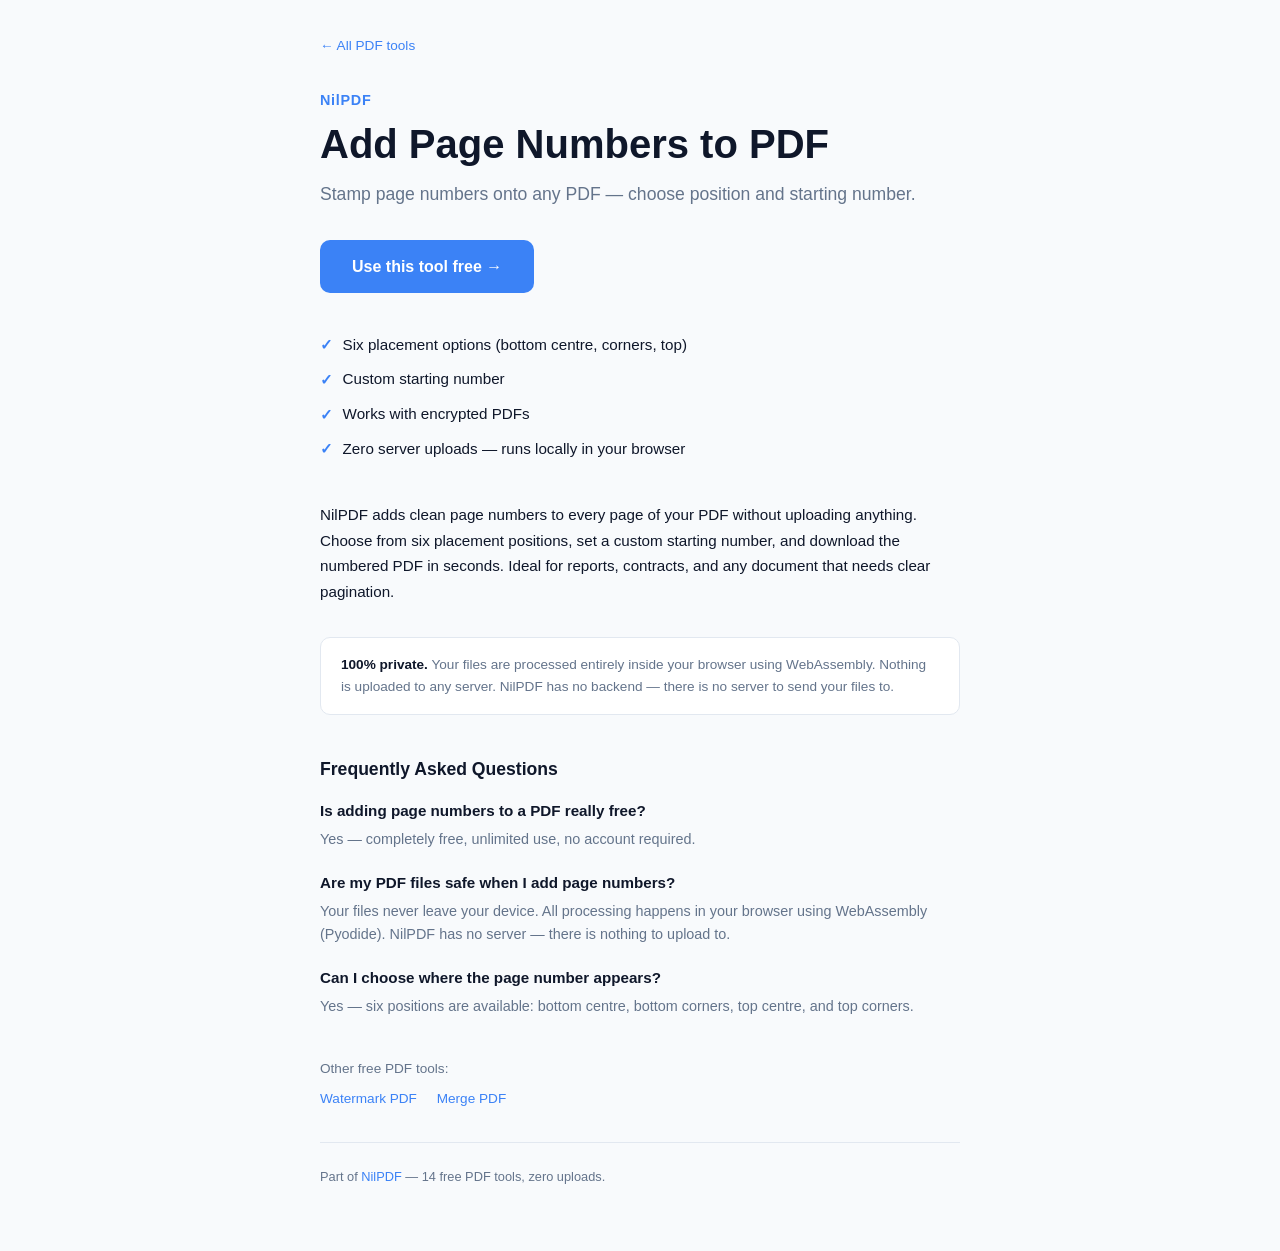
<file: add-page-numbers-pdf/index.html>
<!DOCTYPE html>
<html lang="en">
<head>
    <!-- Google tag (gtag.js) -->
    <script async src="https://www.googletagmanager.com/gtag/js?id=G-GH395FJ43L"></script>
    <script>
      window.dataLayer = window.dataLayer || [];
      function gtag(){dataLayer.push(arguments);}
      gtag('js', new Date());
      gtag('config', 'G-GH395FJ43L');
    </script>
    <meta charset="UTF-8">
    <meta name="viewport" content="width=device-width, initial-scale=1.0">
    <title>Add Page Numbers to PDF Free Online — NilPDF</title>
    <meta name="description" content="Free online tool to add page numbers to PDF files. No uploads — runs entirely in your browser.">
    <meta name="keywords" content="add page numbers to pdf, pdf page numbering, number pages in pdf, pdf page numbers free">
    <link rel="canonical" href="https://nilpdf.com/add-page-numbers-pdf/">
    <meta property="og:title" content="Add Page Numbers to PDF — NilPDF">
    <meta property="og:description" content="Free online tool to add page numbers to PDF files. No uploads — runs entirely in your browser.">
    <meta property="og:type" content="website">
    <meta property="og:url" content="https://nilpdf.com/add-page-numbers-pdf/">
    <meta property="og:image" content="https://nilpdf.com/assets/og-image.png">
    <meta name="twitter:card" content="summary_large_image">
    <meta name="twitter:title" content="Add Page Numbers to PDF — NilPDF">
    <meta name="twitter:image" content="https://nilpdf.com/assets/og-image.png">
    <link rel="icon" href="https://nilpdf.com/assets/icon.svg" type="image/svg+xml">
    <script type="application/ld+json">
    {
      "@context": "https://schema.org",
      "@type": "HowTo",
      "name": "How to add page numbers to a PDF",
      "description": "Free online tool to add page numbers to PDF files. No uploads — runs entirely in your browser.",
      "tool": {"@type": "HowToTool", "name": "NilPDF"},
      "step": [
      {
            "@type": "HowToStep",
            "position": 1,
            "name": "Open NilPDF Page Numbers",
            "text": "Visit nilpdf.com and select the \"Page #s\" tool."
      },
      {
            "@type": "HowToStep",
            "position": 2,
            "name": "Upload your PDF",
            "text": "Drop your PDF or click Browse."
      },
      {
            "@type": "HowToStep",
            "position": 3,
            "name": "Configure",
            "text": "Choose position and starting number."
      },
      {
            "@type": "HowToStep",
            "position": 4,
            "name": "Apply",
            "text": "Click \"Add Page Numbers\" — your numbered PDF downloads."
      }
]
    }
    </script>
    <script type="application/ld+json">
    {
      "@context": "https://schema.org",
      "@type": "FAQPage",
      "mainEntity": [
        {
          "@type": "Question",
          "name": "Is adding page numbers to a PDF really free?",
          "acceptedAnswer": {"@type": "Answer", "text": "Yes — completely free, unlimited use, no account required."}
        },
        {
          "@type": "Question",
          "name": "Are my PDF files safe when I add page numbers?",
          "acceptedAnswer": {"@type": "Answer", "text": "Yes. Your files never leave your device. Everything runs in your browser using WebAssembly. NilPDF has no backend server."}
        },
        {
          "@type": "Question",
          "name": "Can I choose where the page number appears?",
          "acceptedAnswer": {"@type": "Answer", "text": "Yes — six positions are available: bottom centre, bottom corners, top centre, and top corners."}
        }
      ]
    }
    </script>
    <style>
        *, *::before, *::after { box-sizing: border-box; margin: 0; padding: 0; }
        :root {
            --bg: #f8fafc; --card: #ffffff; --text: #0f172a; --muted: #64748b;
            --accent: #3b82f6; --border: #e2e8f0; --radius: 10px;
        }
        @media (prefers-color-scheme: dark) {
            :root { --bg: #0f172a; --card: #1e293b; --text: #f8fafc; --muted: #94a3b8; --border: #334155; }
        }
        body { font-family: -apple-system, BlinkMacSystemFont, "Segoe UI", sans-serif;
                background: var(--bg); color: var(--text); line-height: 1.6; }
        .container { max-width: 680px; margin: 0 auto; padding: 2rem 1.25rem 4rem; }
        .back { font-size: 0.85rem; color: var(--accent); text-decoration: none; display: inline-block; margin-bottom: 2rem; }
        .back:hover { text-decoration: underline; }
        .brand { font-size: 0.9rem; font-weight: 700; color: var(--accent); letter-spacing: 0.05em;
                  text-decoration: none; display: block; margin-bottom: 0.5rem; }
        h1 { font-size: clamp(1.75rem, 5vw, 2.5rem); font-weight: 800; line-height: 1.2; margin-bottom: 0.75rem; }
        .tagline { font-size: 1.1rem; color: var(--muted); margin-bottom: 2rem; }
        .cta { display: inline-block; background: var(--accent); color: #fff; font-weight: 700;
                font-size: 1rem; padding: 0.85rem 2rem; border-radius: var(--radius);
                text-decoration: none; margin-bottom: 2.5rem; transition: opacity 0.15s; }
        .cta:hover { opacity: 0.88; }
        .bullets { list-style: none; display: grid; gap: 0.6rem; margin-bottom: 2.5rem; }
        .bullets li { display: flex; align-items: flex-start; gap: 0.6rem; font-size: 0.95rem; }
        .bullets li::before { content: "✓"; color: var(--accent); font-weight: 700; flex-shrink: 0; margin-top: 0.05em; }
        .privacy-strip { background: var(--card); border: 1px solid var(--border); border-radius: var(--radius);
                          padding: 1rem 1.25rem; font-size: 0.85rem; color: var(--muted); margin-bottom: 2.5rem; }
        .privacy-strip strong { color: var(--text); }
        footer { font-size: 0.8rem; color: var(--muted); border-top: 1px solid var(--border); padding-top: 1.5rem; }
        footer a { color: var(--accent); text-decoration: none; }
        .body-text { font-size: 0.95rem; color: var(--text); margin-bottom: 2rem; line-height: 1.7; }
        .faq { margin-bottom: 2.5rem; }
        .faq h2 { font-size: 1.1rem; font-weight: 700; margin-bottom: 1rem; }
        .faq-item { margin-bottom: 1.25rem; }
        .faq-item h3 { font-size: 0.95rem; font-weight: 600; margin-bottom: 0.3rem; }
        .faq-item p { font-size: 0.9rem; color: var(--muted); line-height: 1.6; }
        .related-tools { margin-bottom: 2rem; font-size: 0.85rem; }
        .related-tools p { color: var(--muted); margin-bottom: 0.5rem; }
        .related-tools a { color: var(--accent); text-decoration: none; margin-right: 1rem; }
        .related-tools a:hover { text-decoration: underline; }
    </style>
</head>
<body>
    <div class="container">
        <a class="back" href="https://nilpdf.com/">← All PDF tools</a>
        <a class="brand" href="https://nilpdf.com/">NilPDF</a>
        <h1>Add Page Numbers to PDF</h1>
        <p class="tagline">Stamp page numbers onto any PDF — choose position and starting number.</p>
        <a class="cta" href="https://nilpdf.com/#pagenums">Use this tool free →</a>
        <ul class="bullets">
            <li>Six placement options (bottom centre, corners, top)</li>
            <li>Custom starting number</li>
            <li>Works with encrypted PDFs</li>
            <li>Zero server uploads — runs locally in your browser</li>
        </ul>
        <p class="body-text">NilPDF adds clean page numbers to every page of your PDF without uploading anything. Choose from six placement positions, set a custom starting number, and download the numbered PDF in seconds. Ideal for reports, contracts, and any document that needs clear pagination.</p>
        <div class="privacy-strip">
            <strong>100% private.</strong> Your files are processed entirely inside your browser using WebAssembly.
            Nothing is uploaded to any server. NilPDF has no backend — there is no server to send your files to.
        </div>
        <section class="faq">
            <h2>Frequently Asked Questions</h2>
            <div class="faq-item">
                <h3>Is adding page numbers to a PDF really free?</h3>
                <p>Yes — completely free, unlimited use, no account required.</p>
            </div>
            <div class="faq-item">
                <h3>Are my PDF files safe when I add page numbers?</h3>
                <p>Your files never leave your device. All processing happens in your browser using WebAssembly (Pyodide). NilPDF has no server — there is nothing to upload to.</p>
            </div>
            <div class="faq-item">
                <h3>Can I choose where the page number appears?</h3>
                <p>Yes — six positions are available: bottom centre, bottom corners, top centre, and top corners.</p>
            </div>
        </section>
        <nav class="related-tools">
            <p>Other free PDF tools:</p>
            <a href="https://nilpdf.com/watermark-pdf/">Watermark PDF</a>
            <a href="https://nilpdf.com/merge-pdf/">Merge PDF</a>
        </nav>
        <footer>
            <p>Part of <a href="https://nilpdf.com/">NilPDF</a> — 14 free PDF tools, zero uploads.</p>
        </footer>
    </div>
</body>
</html>
</file>
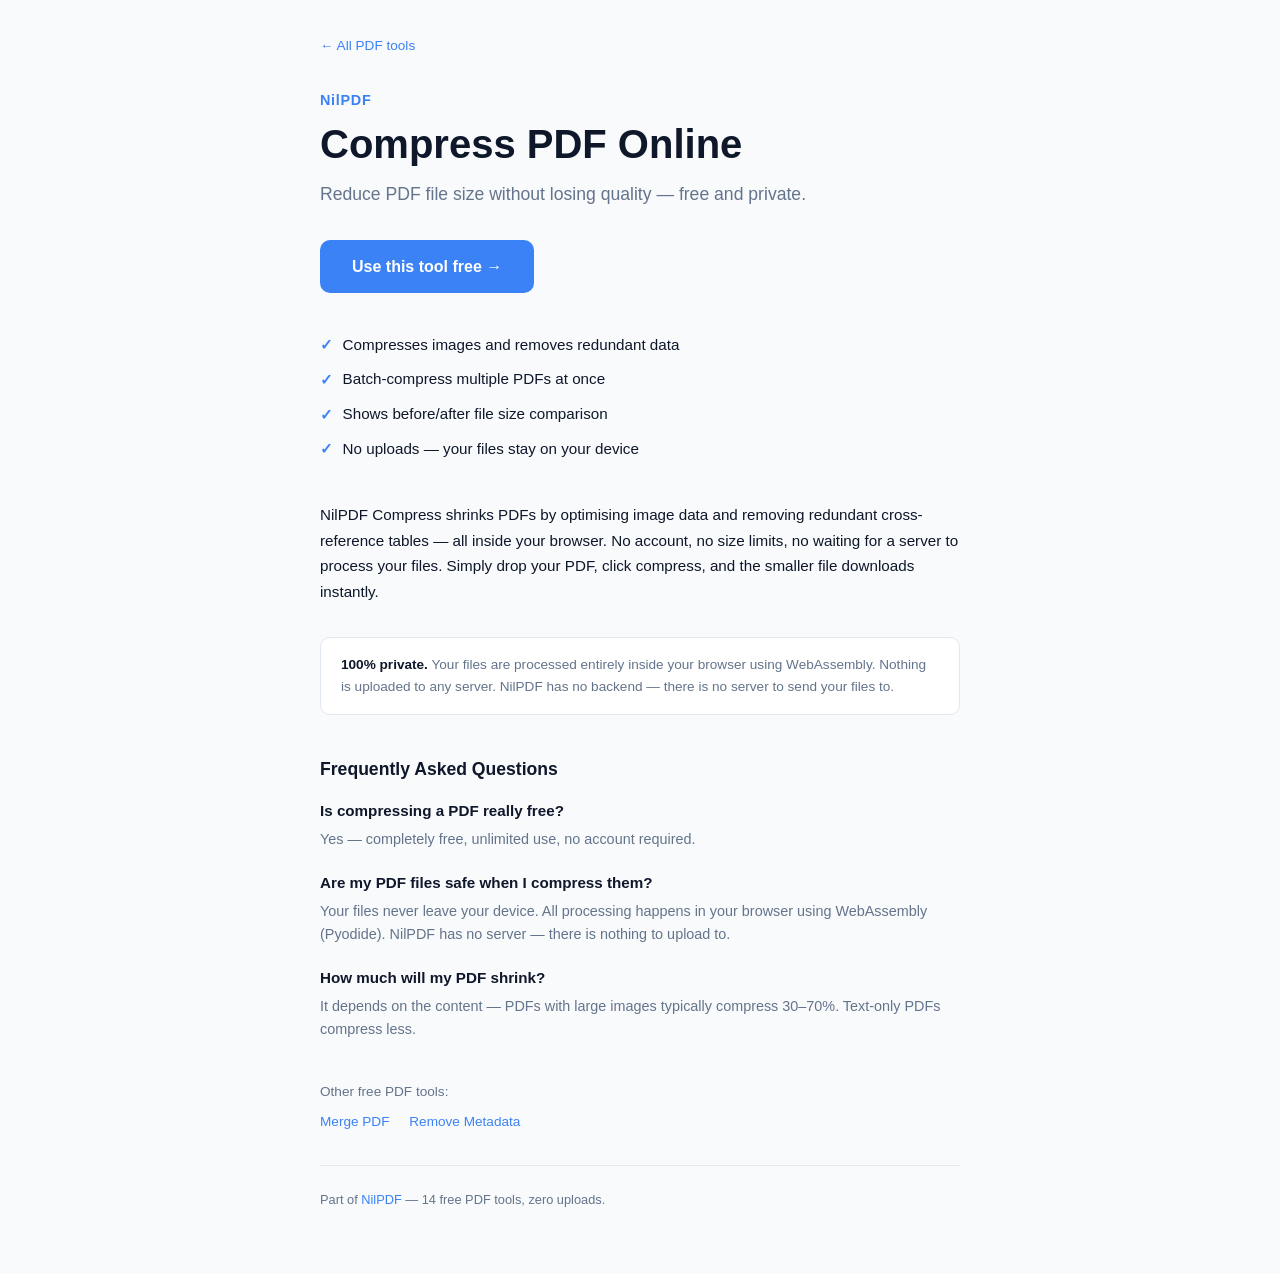
<file: compress-pdf/index.html>
<!DOCTYPE html>
<html lang="en">
<head>
    <!-- Google tag (gtag.js) -->
    <script async src="https://www.googletagmanager.com/gtag/js?id=G-GH395FJ43L"></script>
    <script>
      window.dataLayer = window.dataLayer || [];
      function gtag(){dataLayer.push(arguments);}
      gtag('js', new Date());
      gtag('config', 'G-GH395FJ43L');
    </script>
    <meta charset="UTF-8">
    <meta name="viewport" content="width=device-width, initial-scale=1.0">
    <title>Compress PDF Online Free — NilPDF</title>
    <meta name="description" content="Free online PDF compressor. Shrink PDF files for email or upload. No server uploads — runs entirely in your browser.">
    <meta name="keywords" content="compress pdf, reduce pdf size, shrink pdf, compress pdf free online">
    <link rel="canonical" href="https://nilpdf.com/compress-pdf/">
    <meta property="og:title" content="Compress PDF Online — NilPDF">
    <meta property="og:description" content="Free online PDF compressor. Shrink PDF files for email or upload. No server uploads — runs entirely in your browser.">
    <meta property="og:type" content="website">
    <meta property="og:url" content="https://nilpdf.com/compress-pdf/">
    <meta property="og:image" content="https://nilpdf.com/assets/og-image.png">
    <meta name="twitter:card" content="summary_large_image">
    <meta name="twitter:title" content="Compress PDF Online — NilPDF">
    <meta name="twitter:image" content="https://nilpdf.com/assets/og-image.png">
    <link rel="icon" href="https://nilpdf.com/assets/icon.svg" type="image/svg+xml">
    <script type="application/ld+json">
    {
      "@context": "https://schema.org",
      "@type": "HowTo",
      "name": "How to compress a PDF",
      "description": "Free online PDF compressor. Shrink PDF files for email or upload. No server uploads — runs entirely in your browser.",
      "tool": {"@type": "HowToTool", "name": "NilPDF"},
      "step": [
      {
            "@type": "HowToStep",
            "position": 1,
            "name": "Open NilPDF Compress",
            "text": "Visit nilpdf.com and select the Squeeze (Compress) tool."
      },
      {
            "@type": "HowToStep",
            "position": 2,
            "name": "Select your PDF",
            "text": "Drop your PDF file or click Browse."
      },
      {
            "@type": "HowToStep",
            "position": 3,
            "name": "Compress",
            "text": "Click \"Optimize Size\" — the smaller PDF downloads automatically."
      }
]
    }
    </script>
    <script type="application/ld+json">
    {
      "@context": "https://schema.org",
      "@type": "FAQPage",
      "mainEntity": [
        {
          "@type": "Question",
          "name": "Is compressing a PDF really free?",
          "acceptedAnswer": {"@type": "Answer", "text": "Yes — completely free, unlimited use, no account required."}
        },
        {
          "@type": "Question",
          "name": "Are my PDF files safe when I compress them?",
          "acceptedAnswer": {"@type": "Answer", "text": "Yes. Your files never leave your device. Everything runs in your browser using WebAssembly. NilPDF has no backend server."}
        },
        {
          "@type": "Question",
          "name": "How much will my PDF shrink?",
          "acceptedAnswer": {"@type": "Answer", "text": "It depends on the content — PDFs with large images typically compress 30–70%. Text-only PDFs compress less."}
        }
      ]
    }
    </script>
    <style>
        *, *::before, *::after { box-sizing: border-box; margin: 0; padding: 0; }
        :root {
            --bg: #f8fafc; --card: #ffffff; --text: #0f172a; --muted: #64748b;
            --accent: #3b82f6; --border: #e2e8f0; --radius: 10px;
        }
        @media (prefers-color-scheme: dark) {
            :root { --bg: #0f172a; --card: #1e293b; --text: #f8fafc; --muted: #94a3b8; --border: #334155; }
        }
        body { font-family: -apple-system, BlinkMacSystemFont, "Segoe UI", sans-serif;
                background: var(--bg); color: var(--text); line-height: 1.6; }
        .container { max-width: 680px; margin: 0 auto; padding: 2rem 1.25rem 4rem; }
        .back { font-size: 0.85rem; color: var(--accent); text-decoration: none; display: inline-block; margin-bottom: 2rem; }
        .back:hover { text-decoration: underline; }
        .brand { font-size: 0.9rem; font-weight: 700; color: var(--accent); letter-spacing: 0.05em;
                  text-decoration: none; display: block; margin-bottom: 0.5rem; }
        h1 { font-size: clamp(1.75rem, 5vw, 2.5rem); font-weight: 800; line-height: 1.2; margin-bottom: 0.75rem; }
        .tagline { font-size: 1.1rem; color: var(--muted); margin-bottom: 2rem; }
        .cta { display: inline-block; background: var(--accent); color: #fff; font-weight: 700;
                font-size: 1rem; padding: 0.85rem 2rem; border-radius: var(--radius);
                text-decoration: none; margin-bottom: 2.5rem; transition: opacity 0.15s; }
        .cta:hover { opacity: 0.88; }
        .bullets { list-style: none; display: grid; gap: 0.6rem; margin-bottom: 2.5rem; }
        .bullets li { display: flex; align-items: flex-start; gap: 0.6rem; font-size: 0.95rem; }
        .bullets li::before { content: "✓"; color: var(--accent); font-weight: 700; flex-shrink: 0; margin-top: 0.05em; }
        .privacy-strip { background: var(--card); border: 1px solid var(--border); border-radius: var(--radius);
                          padding: 1rem 1.25rem; font-size: 0.85rem; color: var(--muted); margin-bottom: 2.5rem; }
        .privacy-strip strong { color: var(--text); }
        footer { font-size: 0.8rem; color: var(--muted); border-top: 1px solid var(--border); padding-top: 1.5rem; }
        footer a { color: var(--accent); text-decoration: none; }
        .body-text { font-size: 0.95rem; color: var(--text); margin-bottom: 2rem; line-height: 1.7; }
        .faq { margin-bottom: 2.5rem; }
        .faq h2 { font-size: 1.1rem; font-weight: 700; margin-bottom: 1rem; }
        .faq-item { margin-bottom: 1.25rem; }
        .faq-item h3 { font-size: 0.95rem; font-weight: 600; margin-bottom: 0.3rem; }
        .faq-item p { font-size: 0.9rem; color: var(--muted); line-height: 1.6; }
        .related-tools { margin-bottom: 2rem; font-size: 0.85rem; }
        .related-tools p { color: var(--muted); margin-bottom: 0.5rem; }
        .related-tools a { color: var(--accent); text-decoration: none; margin-right: 1rem; }
        .related-tools a:hover { text-decoration: underline; }
    </style>
</head>
<body>
    <div class="container">
        <a class="back" href="https://nilpdf.com/">← All PDF tools</a>
        <a class="brand" href="https://nilpdf.com/">NilPDF</a>
        <h1>Compress PDF Online</h1>
        <p class="tagline">Reduce PDF file size without losing quality — free and private.</p>
        <a class="cta" href="https://nilpdf.com/#compress">Use this tool free →</a>
        <ul class="bullets">
            <li>Compresses images and removes redundant data</li>
            <li>Batch-compress multiple PDFs at once</li>
            <li>Shows before/after file size comparison</li>
            <li>No uploads — your files stay on your device</li>
        </ul>
        <p class="body-text">NilPDF Compress shrinks PDFs by optimising image data and removing redundant cross-reference tables — all inside your browser. No account, no size limits, no waiting for a server to process your files. Simply drop your PDF, click compress, and the smaller file downloads instantly.</p>
        <div class="privacy-strip">
            <strong>100% private.</strong> Your files are processed entirely inside your browser using WebAssembly.
            Nothing is uploaded to any server. NilPDF has no backend — there is no server to send your files to.
        </div>
        <section class="faq">
            <h2>Frequently Asked Questions</h2>
            <div class="faq-item">
                <h3>Is compressing a PDF really free?</h3>
                <p>Yes — completely free, unlimited use, no account required.</p>
            </div>
            <div class="faq-item">
                <h3>Are my PDF files safe when I compress them?</h3>
                <p>Your files never leave your device. All processing happens in your browser using WebAssembly (Pyodide). NilPDF has no server — there is nothing to upload to.</p>
            </div>
            <div class="faq-item">
                <h3>How much will my PDF shrink?</h3>
                <p>It depends on the content — PDFs with large images typically compress 30–70%. Text-only PDFs compress less.</p>
            </div>
        </section>
        <nav class="related-tools">
            <p>Other free PDF tools:</p>
            <a href="https://nilpdf.com/merge-pdf/">Merge PDF</a>
            <a href="https://nilpdf.com/remove-pdf-metadata/">Remove Metadata</a>
        </nav>
        <footer>
            <p>Part of <a href="https://nilpdf.com/">NilPDF</a> — 14 free PDF tools, zero uploads.</p>
        </footer>
    </div>
</body>
</html>
</file>
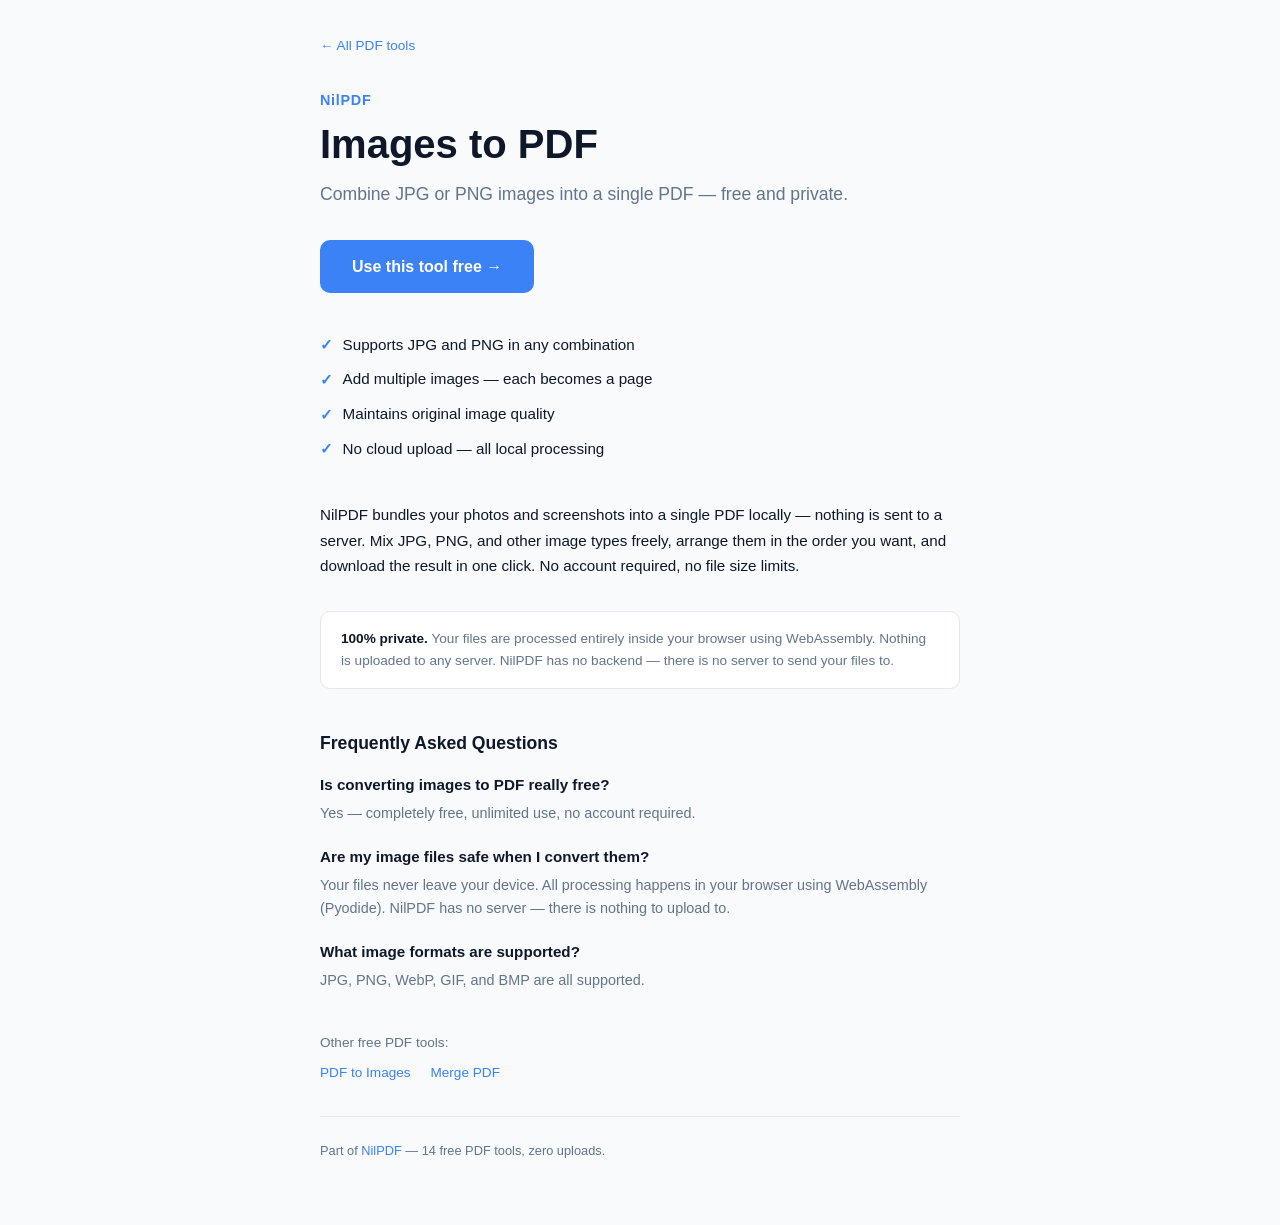
<file: images-to-pdf/index.html>
<!DOCTYPE html>
<html lang="en">
<head>
    <!-- Google tag (gtag.js) -->
    <script async src="https://www.googletagmanager.com/gtag/js?id=G-GH395FJ43L"></script>
    <script>
      window.dataLayer = window.dataLayer || [];
      function gtag(){dataLayer.push(arguments);}
      gtag('js', new Date());
      gtag('config', 'G-GH395FJ43L');
    </script>
    <meta charset="UTF-8">
    <meta name="viewport" content="width=device-width, initial-scale=1.0">
    <title>Images to PDF — Convert JPG/PNG to PDF Free — NilPDF</title>
    <meta name="description" content="Free online image to PDF converter. Turn JPG and PNG files into a PDF. No uploads — runs entirely in your browser.">
    <meta name="keywords" content="jpg to pdf, images to pdf, png to pdf, convert images to pdf free">
    <link rel="canonical" href="https://nilpdf.com/images-to-pdf/">
    <meta property="og:title" content="Images to PDF — NilPDF">
    <meta property="og:description" content="Free online image to PDF converter. Turn JPG and PNG files into a PDF. No uploads — runs entirely in your browser.">
    <meta property="og:type" content="website">
    <meta property="og:url" content="https://nilpdf.com/images-to-pdf/">
    <meta property="og:image" content="https://nilpdf.com/assets/og-image.png">
    <meta name="twitter:card" content="summary_large_image">
    <meta name="twitter:title" content="Images to PDF — NilPDF">
    <meta name="twitter:image" content="https://nilpdf.com/assets/og-image.png">
    <link rel="icon" href="https://nilpdf.com/assets/icon.svg" type="image/svg+xml">
    <script type="application/ld+json">
    {
      "@context": "https://schema.org",
      "@type": "HowTo",
      "name": "How to convert images to PDF",
      "description": "Free online image to PDF converter. Turn JPG and PNG files into a PDF. No uploads — runs entirely in your browser.",
      "tool": {"@type": "HowToTool", "name": "NilPDF"},
      "step": [
      {
            "@type": "HowToStep",
            "position": 1,
            "name": "Open NilPDF From Images",
            "text": "Visit nilpdf.com and select the \"From Images\" tool."
      },
      {
            "@type": "HowToStep",
            "position": 2,
            "name": "Add images",
            "text": "Drop your JPG/PNG files or click Browse."
      },
      {
            "@type": "HowToStep",
            "position": 3,
            "name": "Create PDF",
            "text": "Click \"Create PDF\" — your PDF downloads immediately."
      }
]
    }
    </script>
    <script type="application/ld+json">
    {
      "@context": "https://schema.org",
      "@type": "FAQPage",
      "mainEntity": [
        {
          "@type": "Question",
          "name": "Is converting images to PDF really free?",
          "acceptedAnswer": {"@type": "Answer", "text": "Yes — completely free, unlimited use, no account required."}
        },
        {
          "@type": "Question",
          "name": "Are my image files safe when I convert them?",
          "acceptedAnswer": {"@type": "Answer", "text": "Yes. Your files never leave your device. Everything runs in your browser using WebAssembly. NilPDF has no backend server."}
        },
        {
          "@type": "Question",
          "name": "What image formats are supported?",
          "acceptedAnswer": {"@type": "Answer", "text": "JPG, PNG, WebP, GIF, and BMP are all supported."}
        }
      ]
    }
    </script>
    <style>
        *, *::before, *::after { box-sizing: border-box; margin: 0; padding: 0; }
        :root {
            --bg: #f8fafc; --card: #ffffff; --text: #0f172a; --muted: #64748b;
            --accent: #3b82f6; --border: #e2e8f0; --radius: 10px;
        }
        @media (prefers-color-scheme: dark) {
            :root { --bg: #0f172a; --card: #1e293b; --text: #f8fafc; --muted: #94a3b8; --border: #334155; }
        }
        body { font-family: -apple-system, BlinkMacSystemFont, "Segoe UI", sans-serif;
                background: var(--bg); color: var(--text); line-height: 1.6; }
        .container { max-width: 680px; margin: 0 auto; padding: 2rem 1.25rem 4rem; }
        .back { font-size: 0.85rem; color: var(--accent); text-decoration: none; display: inline-block; margin-bottom: 2rem; }
        .back:hover { text-decoration: underline; }
        .brand { font-size: 0.9rem; font-weight: 700; color: var(--accent); letter-spacing: 0.05em;
                  text-decoration: none; display: block; margin-bottom: 0.5rem; }
        h1 { font-size: clamp(1.75rem, 5vw, 2.5rem); font-weight: 800; line-height: 1.2; margin-bottom: 0.75rem; }
        .tagline { font-size: 1.1rem; color: var(--muted); margin-bottom: 2rem; }
        .cta { display: inline-block; background: var(--accent); color: #fff; font-weight: 700;
                font-size: 1rem; padding: 0.85rem 2rem; border-radius: var(--radius);
                text-decoration: none; margin-bottom: 2.5rem; transition: opacity 0.15s; }
        .cta:hover { opacity: 0.88; }
        .bullets { list-style: none; display: grid; gap: 0.6rem; margin-bottom: 2.5rem; }
        .bullets li { display: flex; align-items: flex-start; gap: 0.6rem; font-size: 0.95rem; }
        .bullets li::before { content: "✓"; color: var(--accent); font-weight: 700; flex-shrink: 0; margin-top: 0.05em; }
        .privacy-strip { background: var(--card); border: 1px solid var(--border); border-radius: var(--radius);
                          padding: 1rem 1.25rem; font-size: 0.85rem; color: var(--muted); margin-bottom: 2.5rem; }
        .privacy-strip strong { color: var(--text); }
        footer { font-size: 0.8rem; color: var(--muted); border-top: 1px solid var(--border); padding-top: 1.5rem; }
        footer a { color: var(--accent); text-decoration: none; }
        .body-text { font-size: 0.95rem; color: var(--text); margin-bottom: 2rem; line-height: 1.7; }
        .faq { margin-bottom: 2.5rem; }
        .faq h2 { font-size: 1.1rem; font-weight: 700; margin-bottom: 1rem; }
        .faq-item { margin-bottom: 1.25rem; }
        .faq-item h3 { font-size: 0.95rem; font-weight: 600; margin-bottom: 0.3rem; }
        .faq-item p { font-size: 0.9rem; color: var(--muted); line-height: 1.6; }
        .related-tools { margin-bottom: 2rem; font-size: 0.85rem; }
        .related-tools p { color: var(--muted); margin-bottom: 0.5rem; }
        .related-tools a { color: var(--accent); text-decoration: none; margin-right: 1rem; }
        .related-tools a:hover { text-decoration: underline; }
    </style>
</head>
<body>
    <div class="container">
        <a class="back" href="https://nilpdf.com/">← All PDF tools</a>
        <a class="brand" href="https://nilpdf.com/">NilPDF</a>
        <h1>Images to PDF</h1>
        <p class="tagline">Combine JPG or PNG images into a single PDF — free and private.</p>
        <a class="cta" href="https://nilpdf.com/#topdf">Use this tool free →</a>
        <ul class="bullets">
            <li>Supports JPG and PNG in any combination</li>
            <li>Add multiple images — each becomes a page</li>
            <li>Maintains original image quality</li>
            <li>No cloud upload — all local processing</li>
        </ul>
        <p class="body-text">NilPDF bundles your photos and screenshots into a single PDF locally — nothing is sent to a server. Mix JPG, PNG, and other image types freely, arrange them in the order you want, and download the result in one click. No account required, no file size limits.</p>
        <div class="privacy-strip">
            <strong>100% private.</strong> Your files are processed entirely inside your browser using WebAssembly.
            Nothing is uploaded to any server. NilPDF has no backend — there is no server to send your files to.
        </div>
        <section class="faq">
            <h2>Frequently Asked Questions</h2>
            <div class="faq-item">
                <h3>Is converting images to PDF really free?</h3>
                <p>Yes — completely free, unlimited use, no account required.</p>
            </div>
            <div class="faq-item">
                <h3>Are my image files safe when I convert them?</h3>
                <p>Your files never leave your device. All processing happens in your browser using WebAssembly (Pyodide). NilPDF has no server — there is nothing to upload to.</p>
            </div>
            <div class="faq-item">
                <h3>What image formats are supported?</h3>
                <p>JPG, PNG, WebP, GIF, and BMP are all supported.</p>
            </div>
        </section>
        <nav class="related-tools">
            <p>Other free PDF tools:</p>
            <a href="https://nilpdf.com/pdf-to-images/">PDF to Images</a>
            <a href="https://nilpdf.com/merge-pdf/">Merge PDF</a>
        </nav>
        <footer>
            <p>Part of <a href="https://nilpdf.com/">NilPDF</a> — 14 free PDF tools, zero uploads.</p>
        </footer>
    </div>
</body>
</html>
</file>
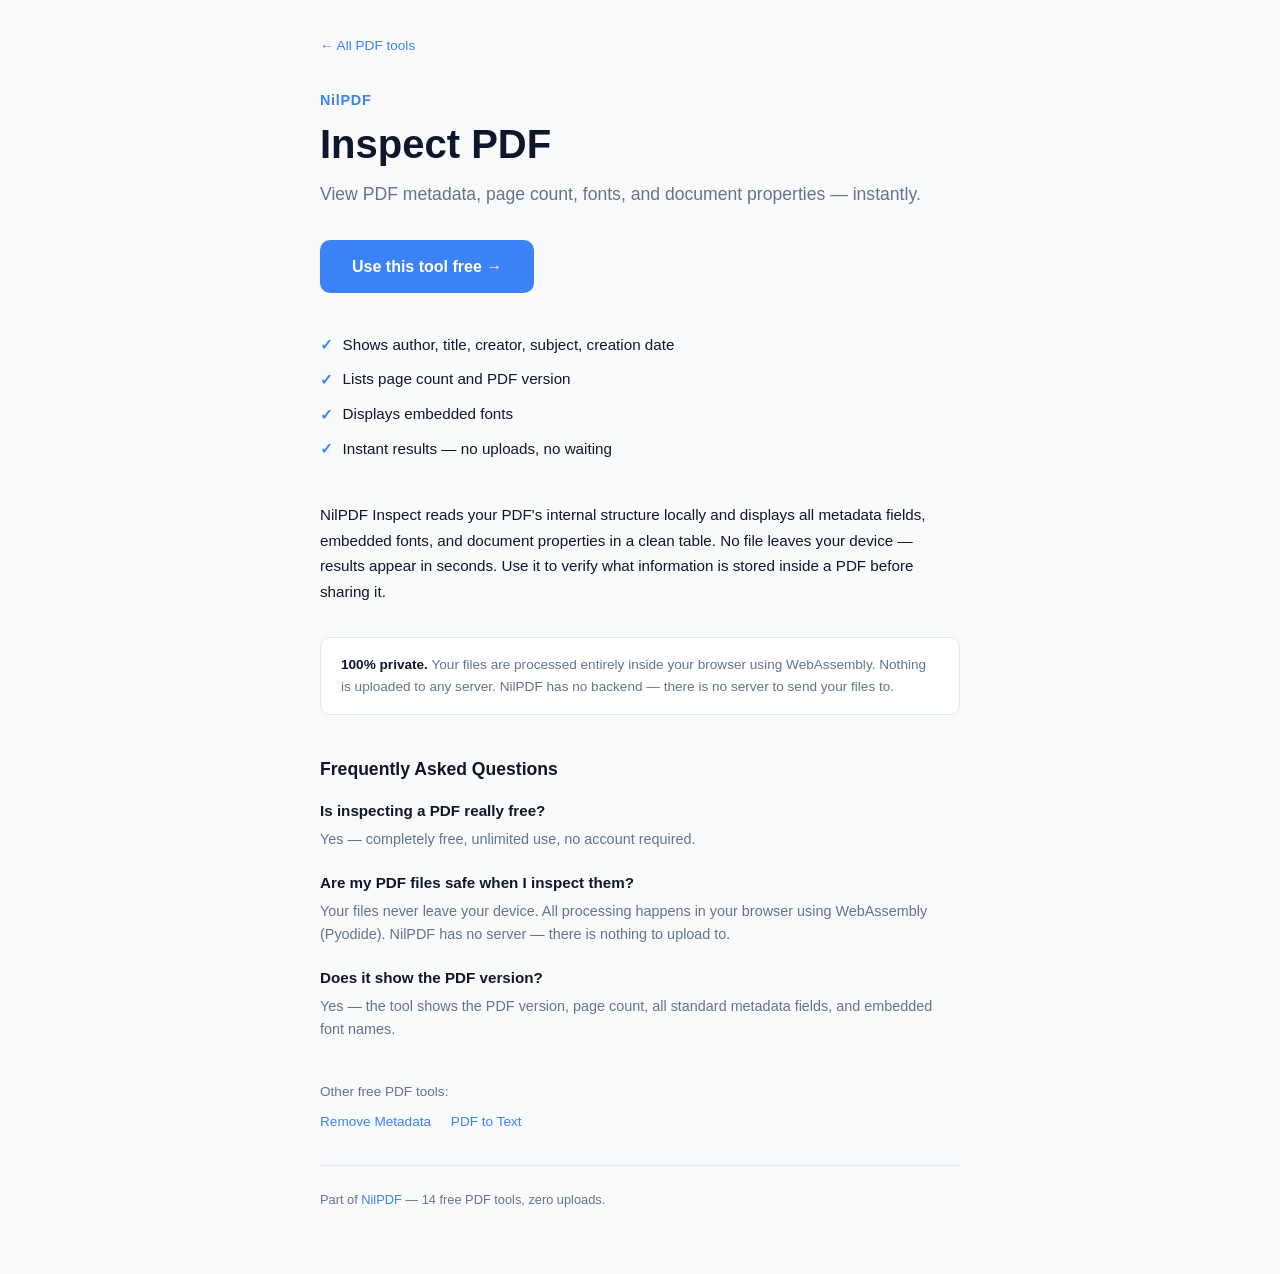
<file: inspect-pdf/index.html>
<!DOCTYPE html>
<html lang="en">
<head>
    <!-- Google tag (gtag.js) -->
    <script async src="https://www.googletagmanager.com/gtag/js?id=G-GH395FJ43L"></script>
    <script>
      window.dataLayer = window.dataLayer || [];
      function gtag(){dataLayer.push(arguments);}
      gtag('js', new Date());
      gtag('config', 'G-GH395FJ43L');
    </script>
    <meta charset="UTF-8">
    <meta name="viewport" content="width=device-width, initial-scale=1.0">
    <title>Inspect PDF Metadata Online Free — NilPDF</title>
    <meta name="description" content="Free online PDF inspector. See author, title, creator, creation date, page count, and embedded fonts. No uploads.">
    <meta name="keywords" content="inspect pdf, pdf metadata viewer, view pdf properties, pdf info online">
    <link rel="canonical" href="https://nilpdf.com/inspect-pdf/">
    <meta property="og:title" content="Inspect PDF — NilPDF">
    <meta property="og:description" content="Free online PDF inspector. See author, title, creator, creation date, page count, and embedded fonts. No uploads.">
    <meta property="og:type" content="website">
    <meta property="og:url" content="https://nilpdf.com/inspect-pdf/">
    <meta property="og:image" content="https://nilpdf.com/assets/og-image.png">
    <meta name="twitter:card" content="summary_large_image">
    <meta name="twitter:title" content="Inspect PDF — NilPDF">
    <meta name="twitter:image" content="https://nilpdf.com/assets/og-image.png">
    <link rel="icon" href="https://nilpdf.com/assets/icon.svg" type="image/svg+xml">
    <script type="application/ld+json">
    {
      "@context": "https://schema.org",
      "@type": "HowTo",
      "name": "How to inspect a PDF",
      "description": "Free online PDF inspector. See author, title, creator, creation date, page count, and embedded fonts. No uploads.",
      "tool": {"@type": "HowToTool", "name": "NilPDF"},
      "step": [
      {
            "@type": "HowToStep",
            "position": 1,
            "name": "Open NilPDF Inspect",
            "text": "Visit nilpdf.com and select the Inspect tool."
      },
      {
            "@type": "HowToStep",
            "position": 2,
            "name": "Upload your PDF",
            "text": "Drop your PDF or click Browse."
      },
      {
            "@type": "HowToStep",
            "position": 3,
            "name": "View results",
            "text": "All metadata and document properties appear immediately."
      }
]
    }
    </script>
    <script type="application/ld+json">
    {
      "@context": "https://schema.org",
      "@type": "FAQPage",
      "mainEntity": [
        {
          "@type": "Question",
          "name": "Is inspecting a PDF really free?",
          "acceptedAnswer": {"@type": "Answer", "text": "Yes — completely free, unlimited use, no account required."}
        },
        {
          "@type": "Question",
          "name": "Are my PDF files safe when I inspect them?",
          "acceptedAnswer": {"@type": "Answer", "text": "Yes. Your files never leave your device. Everything runs in your browser using WebAssembly. NilPDF has no backend server."}
        },
        {
          "@type": "Question",
          "name": "Does it show the PDF version?",
          "acceptedAnswer": {"@type": "Answer", "text": "Yes — the tool shows the PDF version, page count, all standard metadata fields, and embedded font names."}
        }
      ]
    }
    </script>
    <style>
        *, *::before, *::after { box-sizing: border-box; margin: 0; padding: 0; }
        :root {
            --bg: #f8fafc; --card: #ffffff; --text: #0f172a; --muted: #64748b;
            --accent: #3b82f6; --border: #e2e8f0; --radius: 10px;
        }
        @media (prefers-color-scheme: dark) {
            :root { --bg: #0f172a; --card: #1e293b; --text: #f8fafc; --muted: #94a3b8; --border: #334155; }
        }
        body { font-family: -apple-system, BlinkMacSystemFont, "Segoe UI", sans-serif;
                background: var(--bg); color: var(--text); line-height: 1.6; }
        .container { max-width: 680px; margin: 0 auto; padding: 2rem 1.25rem 4rem; }
        .back { font-size: 0.85rem; color: var(--accent); text-decoration: none; display: inline-block; margin-bottom: 2rem; }
        .back:hover { text-decoration: underline; }
        .brand { font-size: 0.9rem; font-weight: 700; color: var(--accent); letter-spacing: 0.05em;
                  text-decoration: none; display: block; margin-bottom: 0.5rem; }
        h1 { font-size: clamp(1.75rem, 5vw, 2.5rem); font-weight: 800; line-height: 1.2; margin-bottom: 0.75rem; }
        .tagline { font-size: 1.1rem; color: var(--muted); margin-bottom: 2rem; }
        .cta { display: inline-block; background: var(--accent); color: #fff; font-weight: 700;
                font-size: 1rem; padding: 0.85rem 2rem; border-radius: var(--radius);
                text-decoration: none; margin-bottom: 2.5rem; transition: opacity 0.15s; }
        .cta:hover { opacity: 0.88; }
        .bullets { list-style: none; display: grid; gap: 0.6rem; margin-bottom: 2.5rem; }
        .bullets li { display: flex; align-items: flex-start; gap: 0.6rem; font-size: 0.95rem; }
        .bullets li::before { content: "✓"; color: var(--accent); font-weight: 700; flex-shrink: 0; margin-top: 0.05em; }
        .privacy-strip { background: var(--card); border: 1px solid var(--border); border-radius: var(--radius);
                          padding: 1rem 1.25rem; font-size: 0.85rem; color: var(--muted); margin-bottom: 2.5rem; }
        .privacy-strip strong { color: var(--text); }
        footer { font-size: 0.8rem; color: var(--muted); border-top: 1px solid var(--border); padding-top: 1.5rem; }
        footer a { color: var(--accent); text-decoration: none; }
        .body-text { font-size: 0.95rem; color: var(--text); margin-bottom: 2rem; line-height: 1.7; }
        .faq { margin-bottom: 2.5rem; }
        .faq h2 { font-size: 1.1rem; font-weight: 700; margin-bottom: 1rem; }
        .faq-item { margin-bottom: 1.25rem; }
        .faq-item h3 { font-size: 0.95rem; font-weight: 600; margin-bottom: 0.3rem; }
        .faq-item p { font-size: 0.9rem; color: var(--muted); line-height: 1.6; }
        .related-tools { margin-bottom: 2rem; font-size: 0.85rem; }
        .related-tools p { color: var(--muted); margin-bottom: 0.5rem; }
        .related-tools a { color: var(--accent); text-decoration: none; margin-right: 1rem; }
        .related-tools a:hover { text-decoration: underline; }
    </style>
</head>
<body>
    <div class="container">
        <a class="back" href="https://nilpdf.com/">← All PDF tools</a>
        <a class="brand" href="https://nilpdf.com/">NilPDF</a>
        <h1>Inspect PDF</h1>
        <p class="tagline">View PDF metadata, page count, fonts, and document properties — instantly.</p>
        <a class="cta" href="https://nilpdf.com/#inspect">Use this tool free →</a>
        <ul class="bullets">
            <li>Shows author, title, creator, subject, creation date</li>
            <li>Lists page count and PDF version</li>
            <li>Displays embedded fonts</li>
            <li>Instant results — no uploads, no waiting</li>
        </ul>
        <p class="body-text">NilPDF Inspect reads your PDF's internal structure locally and displays all metadata fields, embedded fonts, and document properties in a clean table. No file leaves your device — results appear in seconds. Use it to verify what information is stored inside a PDF before sharing it.</p>
        <div class="privacy-strip">
            <strong>100% private.</strong> Your files are processed entirely inside your browser using WebAssembly.
            Nothing is uploaded to any server. NilPDF has no backend — there is no server to send your files to.
        </div>
        <section class="faq">
            <h2>Frequently Asked Questions</h2>
            <div class="faq-item">
                <h3>Is inspecting a PDF really free?</h3>
                <p>Yes — completely free, unlimited use, no account required.</p>
            </div>
            <div class="faq-item">
                <h3>Are my PDF files safe when I inspect them?</h3>
                <p>Your files never leave your device. All processing happens in your browser using WebAssembly (Pyodide). NilPDF has no server — there is nothing to upload to.</p>
            </div>
            <div class="faq-item">
                <h3>Does it show the PDF version?</h3>
                <p>Yes — the tool shows the PDF version, page count, all standard metadata fields, and embedded font names.</p>
            </div>
        </section>
        <nav class="related-tools">
            <p>Other free PDF tools:</p>
            <a href="https://nilpdf.com/remove-pdf-metadata/">Remove Metadata</a>
            <a href="https://nilpdf.com/pdf-to-text/">PDF to Text</a>
        </nav>
        <footer>
            <p>Part of <a href="https://nilpdf.com/">NilPDF</a> — 14 free PDF tools, zero uploads.</p>
        </footer>
    </div>
</body>
</html>
</file>
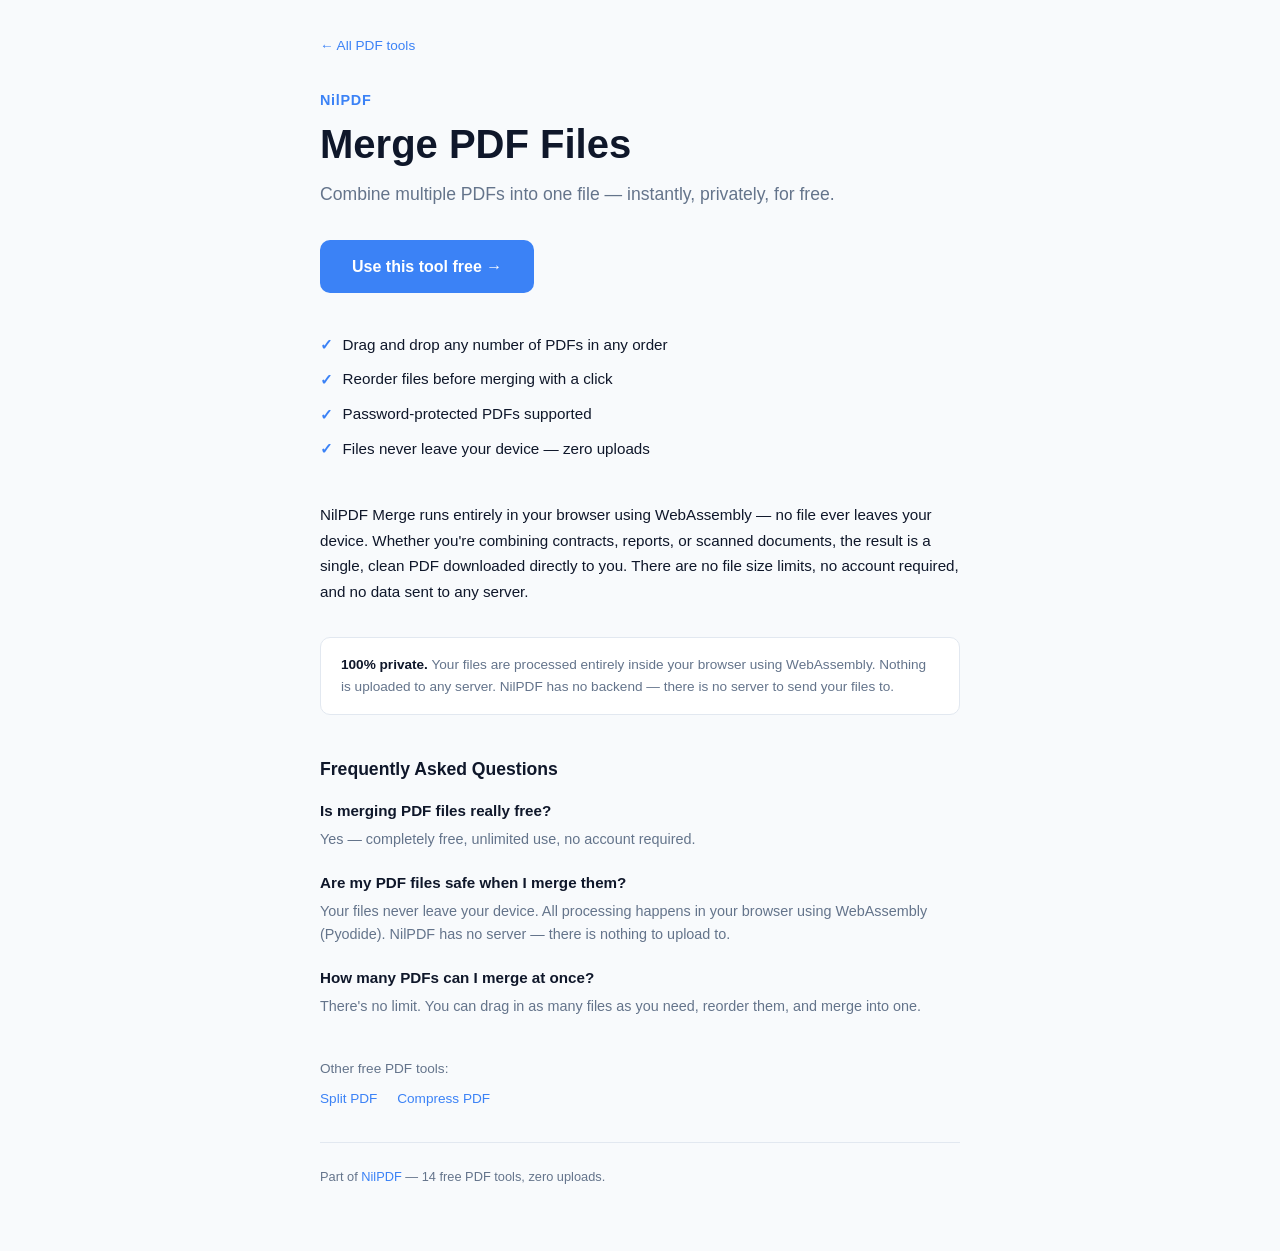
<file: merge-pdf/index.html>
<!DOCTYPE html>
<html lang="en">
<head>
    <!-- Google tag (gtag.js) -->
    <script async src="https://www.googletagmanager.com/gtag/js?id=G-GH395FJ43L"></script>
    <script>
      window.dataLayer = window.dataLayer || [];
      function gtag(){dataLayer.push(arguments);}
      gtag('js', new Date());
      gtag('config', 'G-GH395FJ43L');
    </script>
    <meta charset="UTF-8">
    <meta name="viewport" content="width=device-width, initial-scale=1.0">
    <title>Merge PDF Files Free Online — NilPDF</title>
    <meta name="description" content="Free online PDF merger. Combine multiple PDF files into one. No uploads, no account — runs entirely in your browser.">
    <meta name="keywords" content="merge pdf, combine pdf, join pdf files, merge pdf free online">
    <link rel="canonical" href="https://nilpdf.com/merge-pdf/">
    <meta property="og:title" content="Merge PDF Files — NilPDF">
    <meta property="og:description" content="Free online PDF merger. Combine multiple PDF files into one. No uploads, no account — runs entirely in your browser.">
    <meta property="og:type" content="website">
    <meta property="og:url" content="https://nilpdf.com/merge-pdf/">
    <meta property="og:image" content="https://nilpdf.com/assets/og-image.png">
    <meta name="twitter:card" content="summary_large_image">
    <meta name="twitter:title" content="Merge PDF Files — NilPDF">
    <meta name="twitter:image" content="https://nilpdf.com/assets/og-image.png">
    <link rel="icon" href="https://nilpdf.com/assets/icon.svg" type="image/svg+xml">
    <script type="application/ld+json">
    {
      "@context": "https://schema.org",
      "@type": "HowTo",
      "name": "How to merge PDF files",
      "description": "Free online PDF merger. Combine multiple PDF files into one. No uploads, no account — runs entirely in your browser.",
      "tool": {"@type": "HowToTool", "name": "NilPDF"},
      "step": [
      {
            "@type": "HowToStep",
            "position": 1,
            "name": "Open NilPDF Merge",
            "text": "Visit nilpdf.com and select the Merge tool."
      },
      {
            "@type": "HowToStep",
            "position": 2,
            "name": "Add your PDFs",
            "text": "Drag and drop your PDF files or click Browse to select them."
      },
      {
            "@type": "HowToStep",
            "position": 3,
            "name": "Arrange order",
            "text": "Drag files into the order you want."
      },
      {
            "@type": "HowToStep",
            "position": 4,
            "name": "Merge",
            "text": "Click \"Merge Files\" — the combined PDF downloads automatically."
      }
]
    }
    </script>
    <script type="application/ld+json">
    {
      "@context": "https://schema.org",
      "@type": "FAQPage",
      "mainEntity": [
        {
          "@type": "Question",
          "name": "Is merging PDF files really free?",
          "acceptedAnswer": {"@type": "Answer", "text": "Yes — completely free, unlimited use, no account required."}
        },
        {
          "@type": "Question",
          "name": "Are my PDF files safe when I merge them?",
          "acceptedAnswer": {"@type": "Answer", "text": "Yes. Your files never leave your device. Everything runs in your browser using WebAssembly. NilPDF has no backend server."}
        },
        {
          "@type": "Question",
          "name": "How many PDFs can I merge at once?",
          "acceptedAnswer": {"@type": "Answer", "text": "There's no limit. You can drag in as many files as you need, reorder them, and merge into one."}
        }
      ]
    }
    </script>
    <style>
        *, *::before, *::after { box-sizing: border-box; margin: 0; padding: 0; }
        :root {
            --bg: #f8fafc; --card: #ffffff; --text: #0f172a; --muted: #64748b;
            --accent: #3b82f6; --border: #e2e8f0; --radius: 10px;
        }
        @media (prefers-color-scheme: dark) {
            :root { --bg: #0f172a; --card: #1e293b; --text: #f8fafc; --muted: #94a3b8; --border: #334155; }
        }
        body { font-family: -apple-system, BlinkMacSystemFont, "Segoe UI", sans-serif;
                background: var(--bg); color: var(--text); line-height: 1.6; }
        .container { max-width: 680px; margin: 0 auto; padding: 2rem 1.25rem 4rem; }
        .back { font-size: 0.85rem; color: var(--accent); text-decoration: none; display: inline-block; margin-bottom: 2rem; }
        .back:hover { text-decoration: underline; }
        .brand { font-size: 0.9rem; font-weight: 700; color: var(--accent); letter-spacing: 0.05em;
                  text-decoration: none; display: block; margin-bottom: 0.5rem; }
        h1 { font-size: clamp(1.75rem, 5vw, 2.5rem); font-weight: 800; line-height: 1.2; margin-bottom: 0.75rem; }
        .tagline { font-size: 1.1rem; color: var(--muted); margin-bottom: 2rem; }
        .cta { display: inline-block; background: var(--accent); color: #fff; font-weight: 700;
                font-size: 1rem; padding: 0.85rem 2rem; border-radius: var(--radius);
                text-decoration: none; margin-bottom: 2.5rem; transition: opacity 0.15s; }
        .cta:hover { opacity: 0.88; }
        .bullets { list-style: none; display: grid; gap: 0.6rem; margin-bottom: 2.5rem; }
        .bullets li { display: flex; align-items: flex-start; gap: 0.6rem; font-size: 0.95rem; }
        .bullets li::before { content: "✓"; color: var(--accent); font-weight: 700; flex-shrink: 0; margin-top: 0.05em; }
        .privacy-strip { background: var(--card); border: 1px solid var(--border); border-radius: var(--radius);
                          padding: 1rem 1.25rem; font-size: 0.85rem; color: var(--muted); margin-bottom: 2.5rem; }
        .privacy-strip strong { color: var(--text); }
        footer { font-size: 0.8rem; color: var(--muted); border-top: 1px solid var(--border); padding-top: 1.5rem; }
        footer a { color: var(--accent); text-decoration: none; }
        .body-text { font-size: 0.95rem; color: var(--text); margin-bottom: 2rem; line-height: 1.7; }
        .faq { margin-bottom: 2.5rem; }
        .faq h2 { font-size: 1.1rem; font-weight: 700; margin-bottom: 1rem; }
        .faq-item { margin-bottom: 1.25rem; }
        .faq-item h3 { font-size: 0.95rem; font-weight: 600; margin-bottom: 0.3rem; }
        .faq-item p { font-size: 0.9rem; color: var(--muted); line-height: 1.6; }
        .related-tools { margin-bottom: 2rem; font-size: 0.85rem; }
        .related-tools p { color: var(--muted); margin-bottom: 0.5rem; }
        .related-tools a { color: var(--accent); text-decoration: none; margin-right: 1rem; }
        .related-tools a:hover { text-decoration: underline; }
    </style>
</head>
<body>
    <div class="container">
        <a class="back" href="https://nilpdf.com/">← All PDF tools</a>
        <a class="brand" href="https://nilpdf.com/">NilPDF</a>
        <h1>Merge PDF Files</h1>
        <p class="tagline">Combine multiple PDFs into one file — instantly, privately, for free.</p>
        <a class="cta" href="https://nilpdf.com/#merge">Use this tool free →</a>
        <ul class="bullets">
            <li>Drag and drop any number of PDFs in any order</li>
            <li>Reorder files before merging with a click</li>
            <li>Password-protected PDFs supported</li>
            <li>Files never leave your device — zero uploads</li>
        </ul>
        <p class="body-text">NilPDF Merge runs entirely in your browser using WebAssembly — no file ever leaves your device. Whether you're combining contracts, reports, or scanned documents, the result is a single, clean PDF downloaded directly to you. There are no file size limits, no account required, and no data sent to any server.</p>
        <div class="privacy-strip">
            <strong>100% private.</strong> Your files are processed entirely inside your browser using WebAssembly.
            Nothing is uploaded to any server. NilPDF has no backend — there is no server to send your files to.
        </div>
        <section class="faq">
            <h2>Frequently Asked Questions</h2>
            <div class="faq-item">
                <h3>Is merging PDF files really free?</h3>
                <p>Yes — completely free, unlimited use, no account required.</p>
            </div>
            <div class="faq-item">
                <h3>Are my PDF files safe when I merge them?</h3>
                <p>Your files never leave your device. All processing happens in your browser using WebAssembly (Pyodide). NilPDF has no server — there is nothing to upload to.</p>
            </div>
            <div class="faq-item">
                <h3>How many PDFs can I merge at once?</h3>
                <p>There's no limit. You can drag in as many files as you need, reorder them, and merge into one.</p>
            </div>
        </section>
        <nav class="related-tools">
            <p>Other free PDF tools:</p>
            <a href="https://nilpdf.com/split-pdf/">Split PDF</a>
            <a href="https://nilpdf.com/compress-pdf/">Compress PDF</a>
        </nav>
        <footer>
            <p>Part of <a href="https://nilpdf.com/">NilPDF</a> — 14 free PDF tools, zero uploads.</p>
        </footer>
    </div>
</body>
</html>
</file>
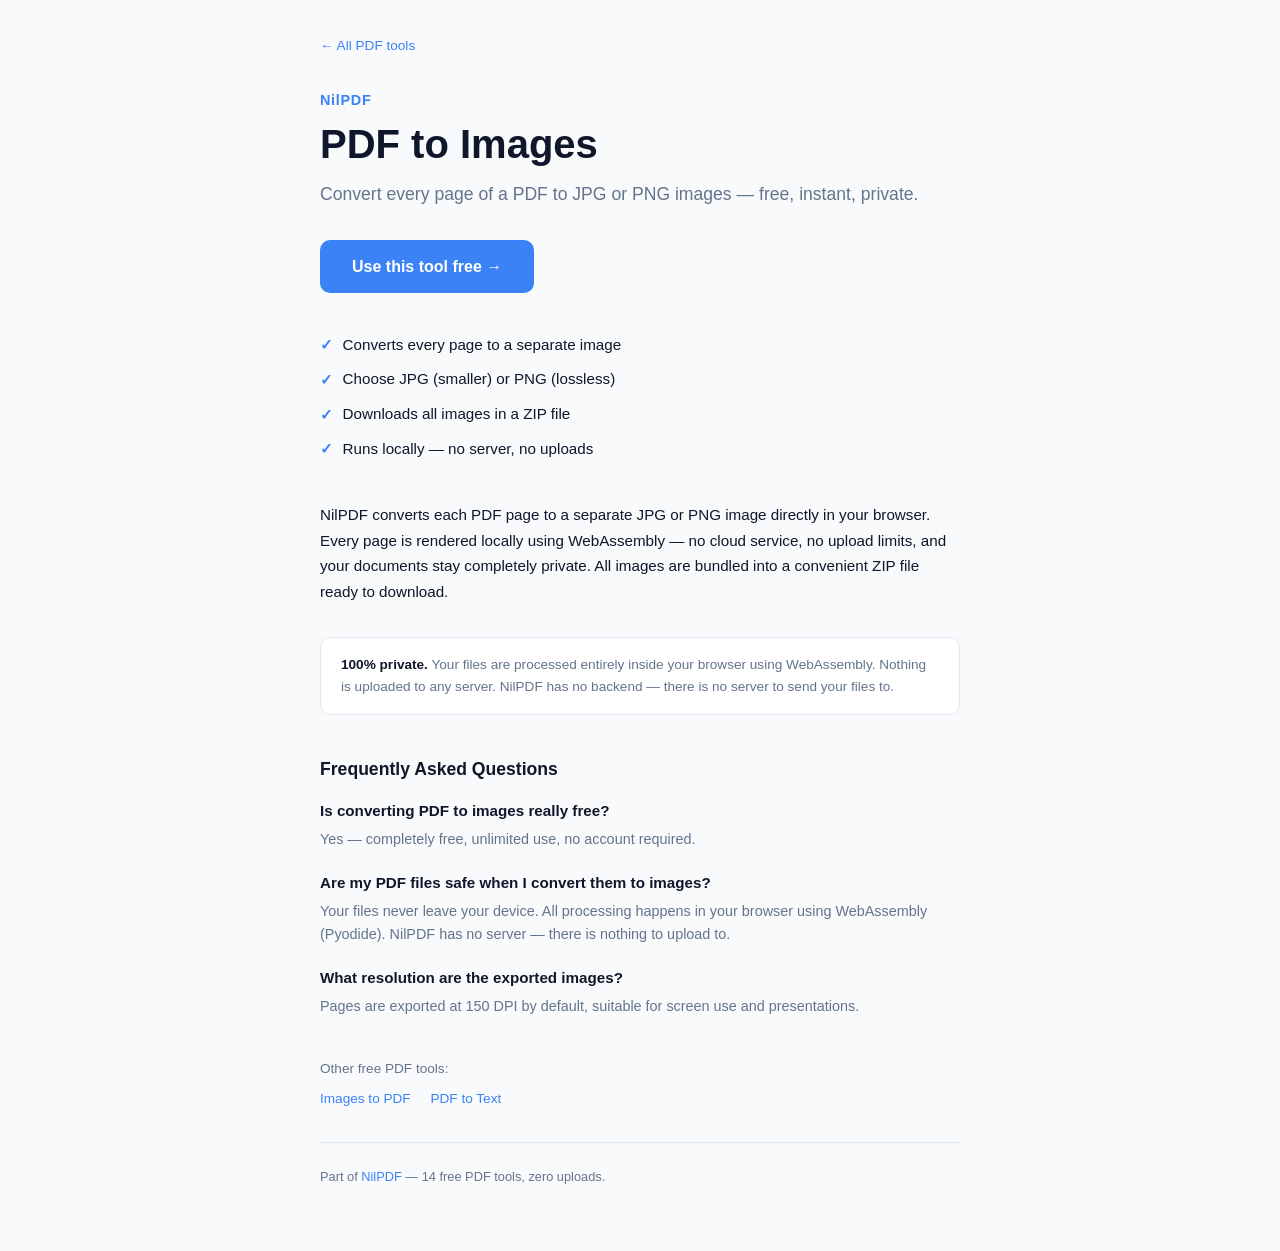
<file: pdf-to-images/index.html>
<!DOCTYPE html>
<html lang="en">
<head>
    <!-- Google tag (gtag.js) -->
    <script async src="https://www.googletagmanager.com/gtag/js?id=G-GH395FJ43L"></script>
    <script>
      window.dataLayer = window.dataLayer || [];
      function gtag(){dataLayer.push(arguments);}
      gtag('js', new Date());
      gtag('config', 'G-GH395FJ43L');
    </script>
    <meta charset="UTF-8">
    <meta name="viewport" content="width=device-width, initial-scale=1.0">
    <title>PDF to Images — Convert PDF to JPG/PNG Free — NilPDF</title>
    <meta name="description" content="Free online PDF to image converter. Export each page as JPG or PNG. No uploads — runs entirely in your browser.">
    <meta name="keywords" content="pdf to jpg, pdf to png, pdf to image, convert pdf to jpg free">
    <link rel="canonical" href="https://nilpdf.com/pdf-to-images/">
    <meta property="og:title" content="PDF to Images — NilPDF">
    <meta property="og:description" content="Free online PDF to image converter. Export each page as JPG or PNG. No uploads — runs entirely in your browser.">
    <meta property="og:type" content="website">
    <meta property="og:url" content="https://nilpdf.com/pdf-to-images/">
    <meta property="og:image" content="https://nilpdf.com/assets/og-image.png">
    <meta name="twitter:card" content="summary_large_image">
    <meta name="twitter:title" content="PDF to Images — NilPDF">
    <meta name="twitter:image" content="https://nilpdf.com/assets/og-image.png">
    <link rel="icon" href="https://nilpdf.com/assets/icon.svg" type="image/svg+xml">
    <script type="application/ld+json">
    {
      "@context": "https://schema.org",
      "@type": "HowTo",
      "name": "How to convert PDF to images",
      "description": "Free online PDF to image converter. Export each page as JPG or PNG. No uploads — runs entirely in your browser.",
      "tool": {"@type": "HowToTool", "name": "NilPDF"},
      "step": [
      {
            "@type": "HowToStep",
            "position": 1,
            "name": "Open NilPDF To Images",
            "text": "Visit nilpdf.com and select the \"To Images\" tool."
      },
      {
            "@type": "HowToStep",
            "position": 2,
            "name": "Upload your PDF",
            "text": "Drop your PDF or click Browse."
      },
      {
            "@type": "HowToStep",
            "position": 3,
            "name": "Choose format",
            "text": "Select JPG or PNG from the dropdown."
      },
      {
            "@type": "HowToStep",
            "position": 4,
            "name": "Convert",
            "text": "Click \"Convert to Images\" — a ZIP of all pages downloads."
      }
]
    }
    </script>
    <script type="application/ld+json">
    {
      "@context": "https://schema.org",
      "@type": "FAQPage",
      "mainEntity": [
        {
          "@type": "Question",
          "name": "Is converting PDF to images really free?",
          "acceptedAnswer": {"@type": "Answer", "text": "Yes — completely free, unlimited use, no account required."}
        },
        {
          "@type": "Question",
          "name": "Are my PDF files safe when I convert them to images?",
          "acceptedAnswer": {"@type": "Answer", "text": "Yes. Your files never leave your device. Everything runs in your browser using WebAssembly. NilPDF has no backend server."}
        },
        {
          "@type": "Question",
          "name": "What resolution are the exported images?",
          "acceptedAnswer": {"@type": "Answer", "text": "Pages are exported at 150 DPI by default, suitable for screen use and presentations."}
        }
      ]
    }
    </script>
    <style>
        *, *::before, *::after { box-sizing: border-box; margin: 0; padding: 0; }
        :root {
            --bg: #f8fafc; --card: #ffffff; --text: #0f172a; --muted: #64748b;
            --accent: #3b82f6; --border: #e2e8f0; --radius: 10px;
        }
        @media (prefers-color-scheme: dark) {
            :root { --bg: #0f172a; --card: #1e293b; --text: #f8fafc; --muted: #94a3b8; --border: #334155; }
        }
        body { font-family: -apple-system, BlinkMacSystemFont, "Segoe UI", sans-serif;
                background: var(--bg); color: var(--text); line-height: 1.6; }
        .container { max-width: 680px; margin: 0 auto; padding: 2rem 1.25rem 4rem; }
        .back { font-size: 0.85rem; color: var(--accent); text-decoration: none; display: inline-block; margin-bottom: 2rem; }
        .back:hover { text-decoration: underline; }
        .brand { font-size: 0.9rem; font-weight: 700; color: var(--accent); letter-spacing: 0.05em;
                  text-decoration: none; display: block; margin-bottom: 0.5rem; }
        h1 { font-size: clamp(1.75rem, 5vw, 2.5rem); font-weight: 800; line-height: 1.2; margin-bottom: 0.75rem; }
        .tagline { font-size: 1.1rem; color: var(--muted); margin-bottom: 2rem; }
        .cta { display: inline-block; background: var(--accent); color: #fff; font-weight: 700;
                font-size: 1rem; padding: 0.85rem 2rem; border-radius: var(--radius);
                text-decoration: none; margin-bottom: 2.5rem; transition: opacity 0.15s; }
        .cta:hover { opacity: 0.88; }
        .bullets { list-style: none; display: grid; gap: 0.6rem; margin-bottom: 2.5rem; }
        .bullets li { display: flex; align-items: flex-start; gap: 0.6rem; font-size: 0.95rem; }
        .bullets li::before { content: "✓"; color: var(--accent); font-weight: 700; flex-shrink: 0; margin-top: 0.05em; }
        .privacy-strip { background: var(--card); border: 1px solid var(--border); border-radius: var(--radius);
                          padding: 1rem 1.25rem; font-size: 0.85rem; color: var(--muted); margin-bottom: 2.5rem; }
        .privacy-strip strong { color: var(--text); }
        footer { font-size: 0.8rem; color: var(--muted); border-top: 1px solid var(--border); padding-top: 1.5rem; }
        footer a { color: var(--accent); text-decoration: none; }
        .body-text { font-size: 0.95rem; color: var(--text); margin-bottom: 2rem; line-height: 1.7; }
        .faq { margin-bottom: 2.5rem; }
        .faq h2 { font-size: 1.1rem; font-weight: 700; margin-bottom: 1rem; }
        .faq-item { margin-bottom: 1.25rem; }
        .faq-item h3 { font-size: 0.95rem; font-weight: 600; margin-bottom: 0.3rem; }
        .faq-item p { font-size: 0.9rem; color: var(--muted); line-height: 1.6; }
        .related-tools { margin-bottom: 2rem; font-size: 0.85rem; }
        .related-tools p { color: var(--muted); margin-bottom: 0.5rem; }
        .related-tools a { color: var(--accent); text-decoration: none; margin-right: 1rem; }
        .related-tools a:hover { text-decoration: underline; }
    </style>
</head>
<body>
    <div class="container">
        <a class="back" href="https://nilpdf.com/">← All PDF tools</a>
        <a class="brand" href="https://nilpdf.com/">NilPDF</a>
        <h1>PDF to Images</h1>
        <p class="tagline">Convert every page of a PDF to JPG or PNG images — free, instant, private.</p>
        <a class="cta" href="https://nilpdf.com/#topng">Use this tool free →</a>
        <ul class="bullets">
            <li>Converts every page to a separate image</li>
            <li>Choose JPG (smaller) or PNG (lossless)</li>
            <li>Downloads all images in a ZIP file</li>
            <li>Runs locally — no server, no uploads</li>
        </ul>
        <p class="body-text">NilPDF converts each PDF page to a separate JPG or PNG image directly in your browser. Every page is rendered locally using WebAssembly — no cloud service, no upload limits, and your documents stay completely private. All images are bundled into a convenient ZIP file ready to download.</p>
        <div class="privacy-strip">
            <strong>100% private.</strong> Your files are processed entirely inside your browser using WebAssembly.
            Nothing is uploaded to any server. NilPDF has no backend — there is no server to send your files to.
        </div>
        <section class="faq">
            <h2>Frequently Asked Questions</h2>
            <div class="faq-item">
                <h3>Is converting PDF to images really free?</h3>
                <p>Yes — completely free, unlimited use, no account required.</p>
            </div>
            <div class="faq-item">
                <h3>Are my PDF files safe when I convert them to images?</h3>
                <p>Your files never leave your device. All processing happens in your browser using WebAssembly (Pyodide). NilPDF has no server — there is nothing to upload to.</p>
            </div>
            <div class="faq-item">
                <h3>What resolution are the exported images?</h3>
                <p>Pages are exported at 150 DPI by default, suitable for screen use and presentations.</p>
            </div>
        </section>
        <nav class="related-tools">
            <p>Other free PDF tools:</p>
            <a href="https://nilpdf.com/images-to-pdf/">Images to PDF</a>
            <a href="https://nilpdf.com/pdf-to-text/">PDF to Text</a>
        </nav>
        <footer>
            <p>Part of <a href="https://nilpdf.com/">NilPDF</a> — 14 free PDF tools, zero uploads.</p>
        </footer>
    </div>
</body>
</html>
</file>
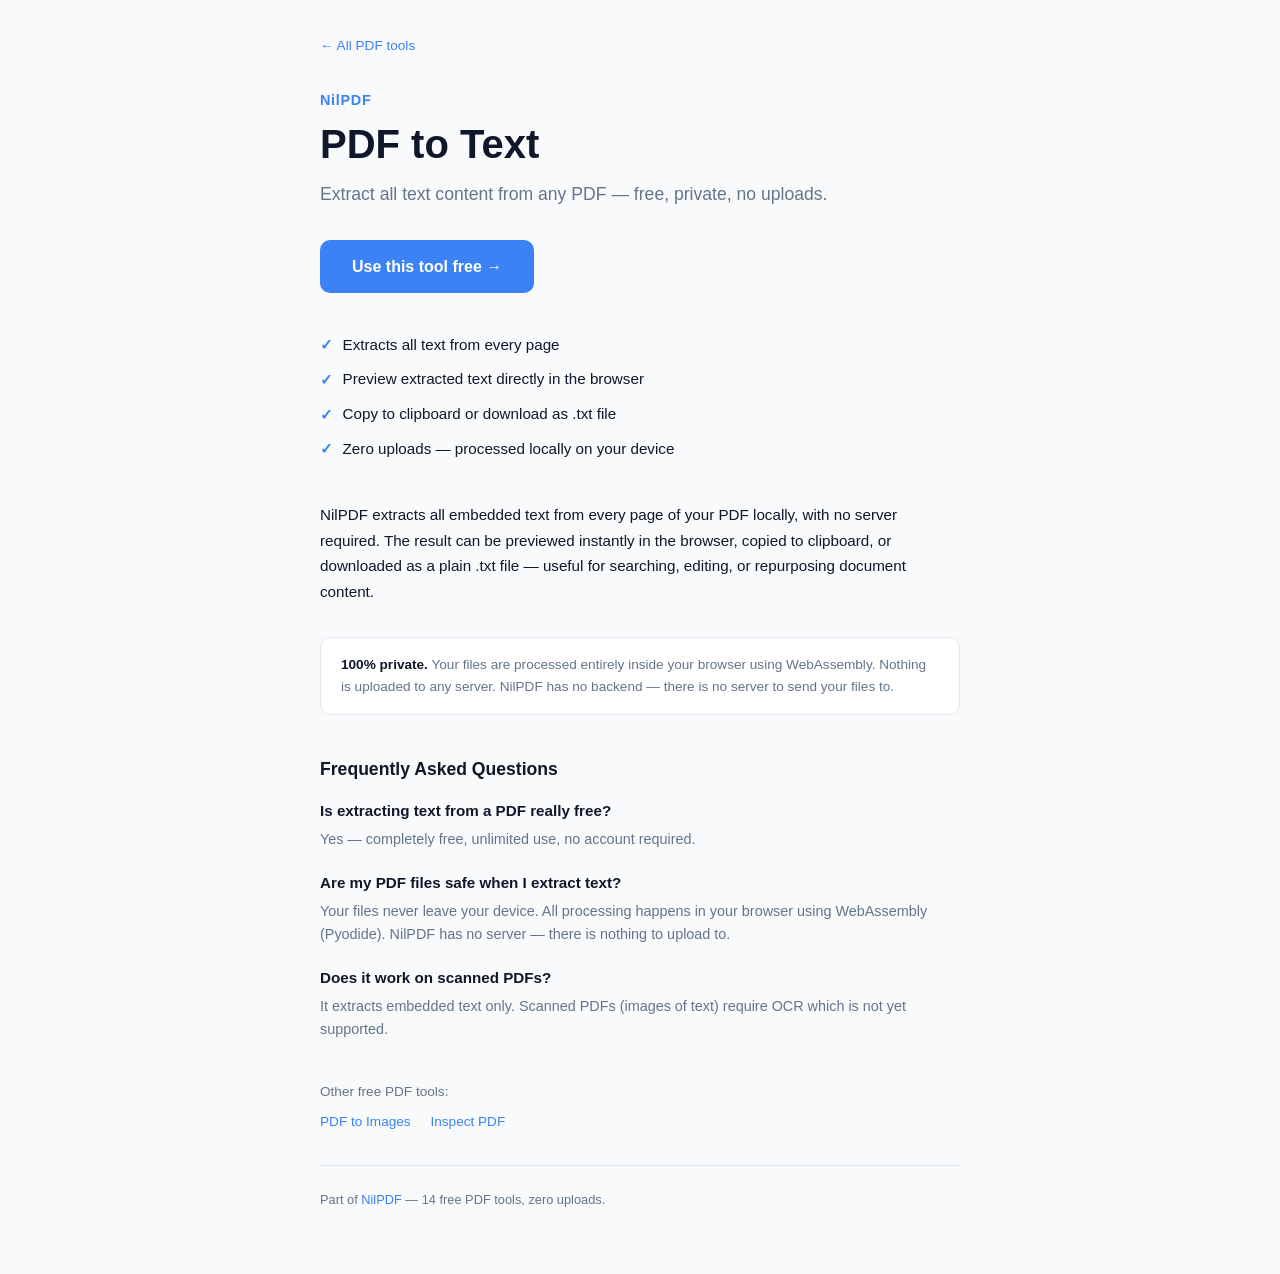
<file: pdf-to-text/index.html>
<!DOCTYPE html>
<html lang="en">
<head>
    <!-- Google tag (gtag.js) -->
    <script async src="https://www.googletagmanager.com/gtag/js?id=G-GH395FJ43L"></script>
    <script>
      window.dataLayer = window.dataLayer || [];
      function gtag(){dataLayer.push(arguments);}
      gtag('js', new Date());
      gtag('config', 'G-GH395FJ43L');
    </script>
    <meta charset="UTF-8">
    <meta name="viewport" content="width=device-width, initial-scale=1.0">
    <title>Extract Text from PDF Free Online — NilPDF</title>
    <meta name="description" content="Free online PDF text extractor. Copy all text from a PDF file. No server uploads — runs entirely in your browser.">
    <meta name="keywords" content="pdf to text, extract text from pdf, pdf text extractor, copy text from pdf">
    <link rel="canonical" href="https://nilpdf.com/pdf-to-text/">
    <meta property="og:title" content="PDF to Text — NilPDF">
    <meta property="og:description" content="Free online PDF text extractor. Copy all text from a PDF file. No server uploads — runs entirely in your browser.">
    <meta property="og:type" content="website">
    <meta property="og:url" content="https://nilpdf.com/pdf-to-text/">
    <meta property="og:image" content="https://nilpdf.com/assets/og-image.png">
    <meta name="twitter:card" content="summary_large_image">
    <meta name="twitter:title" content="PDF to Text — NilPDF">
    <meta name="twitter:image" content="https://nilpdf.com/assets/og-image.png">
    <link rel="icon" href="https://nilpdf.com/assets/icon.svg" type="image/svg+xml">
    <script type="application/ld+json">
    {
      "@context": "https://schema.org",
      "@type": "HowTo",
      "name": "How to extract text from a PDF",
      "description": "Free online PDF text extractor. Copy all text from a PDF file. No server uploads — runs entirely in your browser.",
      "tool": {"@type": "HowToTool", "name": "NilPDF"},
      "step": [
      {
            "@type": "HowToStep",
            "position": 1,
            "name": "Open NilPDF To Text",
            "text": "Visit nilpdf.com and select the \"To Text\" tool."
      },
      {
            "@type": "HowToStep",
            "position": 2,
            "name": "Upload your PDF",
            "text": "Drop your PDF or click Browse."
      },
      {
            "@type": "HowToStep",
            "position": 3,
            "name": "Extract",
            "text": "Click \"Extract Text\" — preview and copy or download the result."
      }
]
    }
    </script>
    <script type="application/ld+json">
    {
      "@context": "https://schema.org",
      "@type": "FAQPage",
      "mainEntity": [
        {
          "@type": "Question",
          "name": "Is extracting text from a PDF really free?",
          "acceptedAnswer": {"@type": "Answer", "text": "Yes — completely free, unlimited use, no account required."}
        },
        {
          "@type": "Question",
          "name": "Are my PDF files safe when I extract text?",
          "acceptedAnswer": {"@type": "Answer", "text": "Yes. Your files never leave your device. Everything runs in your browser using WebAssembly. NilPDF has no backend server."}
        },
        {
          "@type": "Question",
          "name": "Does it work on scanned PDFs?",
          "acceptedAnswer": {"@type": "Answer", "text": "It extracts embedded text only. Scanned PDFs (images of text) require OCR which is not yet supported."}
        }
      ]
    }
    </script>
    <style>
        *, *::before, *::after { box-sizing: border-box; margin: 0; padding: 0; }
        :root {
            --bg: #f8fafc; --card: #ffffff; --text: #0f172a; --muted: #64748b;
            --accent: #3b82f6; --border: #e2e8f0; --radius: 10px;
        }
        @media (prefers-color-scheme: dark) {
            :root { --bg: #0f172a; --card: #1e293b; --text: #f8fafc; --muted: #94a3b8; --border: #334155; }
        }
        body { font-family: -apple-system, BlinkMacSystemFont, "Segoe UI", sans-serif;
                background: var(--bg); color: var(--text); line-height: 1.6; }
        .container { max-width: 680px; margin: 0 auto; padding: 2rem 1.25rem 4rem; }
        .back { font-size: 0.85rem; color: var(--accent); text-decoration: none; display: inline-block; margin-bottom: 2rem; }
        .back:hover { text-decoration: underline; }
        .brand { font-size: 0.9rem; font-weight: 700; color: var(--accent); letter-spacing: 0.05em;
                  text-decoration: none; display: block; margin-bottom: 0.5rem; }
        h1 { font-size: clamp(1.75rem, 5vw, 2.5rem); font-weight: 800; line-height: 1.2; margin-bottom: 0.75rem; }
        .tagline { font-size: 1.1rem; color: var(--muted); margin-bottom: 2rem; }
        .cta { display: inline-block; background: var(--accent); color: #fff; font-weight: 700;
                font-size: 1rem; padding: 0.85rem 2rem; border-radius: var(--radius);
                text-decoration: none; margin-bottom: 2.5rem; transition: opacity 0.15s; }
        .cta:hover { opacity: 0.88; }
        .bullets { list-style: none; display: grid; gap: 0.6rem; margin-bottom: 2.5rem; }
        .bullets li { display: flex; align-items: flex-start; gap: 0.6rem; font-size: 0.95rem; }
        .bullets li::before { content: "✓"; color: var(--accent); font-weight: 700; flex-shrink: 0; margin-top: 0.05em; }
        .privacy-strip { background: var(--card); border: 1px solid var(--border); border-radius: var(--radius);
                          padding: 1rem 1.25rem; font-size: 0.85rem; color: var(--muted); margin-bottom: 2.5rem; }
        .privacy-strip strong { color: var(--text); }
        footer { font-size: 0.8rem; color: var(--muted); border-top: 1px solid var(--border); padding-top: 1.5rem; }
        footer a { color: var(--accent); text-decoration: none; }
        .body-text { font-size: 0.95rem; color: var(--text); margin-bottom: 2rem; line-height: 1.7; }
        .faq { margin-bottom: 2.5rem; }
        .faq h2 { font-size: 1.1rem; font-weight: 700; margin-bottom: 1rem; }
        .faq-item { margin-bottom: 1.25rem; }
        .faq-item h3 { font-size: 0.95rem; font-weight: 600; margin-bottom: 0.3rem; }
        .faq-item p { font-size: 0.9rem; color: var(--muted); line-height: 1.6; }
        .related-tools { margin-bottom: 2rem; font-size: 0.85rem; }
        .related-tools p { color: var(--muted); margin-bottom: 0.5rem; }
        .related-tools a { color: var(--accent); text-decoration: none; margin-right: 1rem; }
        .related-tools a:hover { text-decoration: underline; }
    </style>
</head>
<body>
    <div class="container">
        <a class="back" href="https://nilpdf.com/">← All PDF tools</a>
        <a class="brand" href="https://nilpdf.com/">NilPDF</a>
        <h1>PDF to Text</h1>
        <p class="tagline">Extract all text content from any PDF — free, private, no uploads.</p>
        <a class="cta" href="https://nilpdf.com/#totext">Use this tool free →</a>
        <ul class="bullets">
            <li>Extracts all text from every page</li>
            <li>Preview extracted text directly in the browser</li>
            <li>Copy to clipboard or download as .txt file</li>
            <li>Zero uploads — processed locally on your device</li>
        </ul>
        <p class="body-text">NilPDF extracts all embedded text from every page of your PDF locally, with no server required. The result can be previewed instantly in the browser, copied to clipboard, or downloaded as a plain .txt file — useful for searching, editing, or repurposing document content.</p>
        <div class="privacy-strip">
            <strong>100% private.</strong> Your files are processed entirely inside your browser using WebAssembly.
            Nothing is uploaded to any server. NilPDF has no backend — there is no server to send your files to.
        </div>
        <section class="faq">
            <h2>Frequently Asked Questions</h2>
            <div class="faq-item">
                <h3>Is extracting text from a PDF really free?</h3>
                <p>Yes — completely free, unlimited use, no account required.</p>
            </div>
            <div class="faq-item">
                <h3>Are my PDF files safe when I extract text?</h3>
                <p>Your files never leave your device. All processing happens in your browser using WebAssembly (Pyodide). NilPDF has no server — there is nothing to upload to.</p>
            </div>
            <div class="faq-item">
                <h3>Does it work on scanned PDFs?</h3>
                <p>It extracts embedded text only. Scanned PDFs (images of text) require OCR which is not yet supported.</p>
            </div>
        </section>
        <nav class="related-tools">
            <p>Other free PDF tools:</p>
            <a href="https://nilpdf.com/pdf-to-images/">PDF to Images</a>
            <a href="https://nilpdf.com/inspect-pdf/">Inspect PDF</a>
        </nav>
        <footer>
            <p>Part of <a href="https://nilpdf.com/">NilPDF</a> — 14 free PDF tools, zero uploads.</p>
        </footer>
    </div>
</body>
</html>
</file>
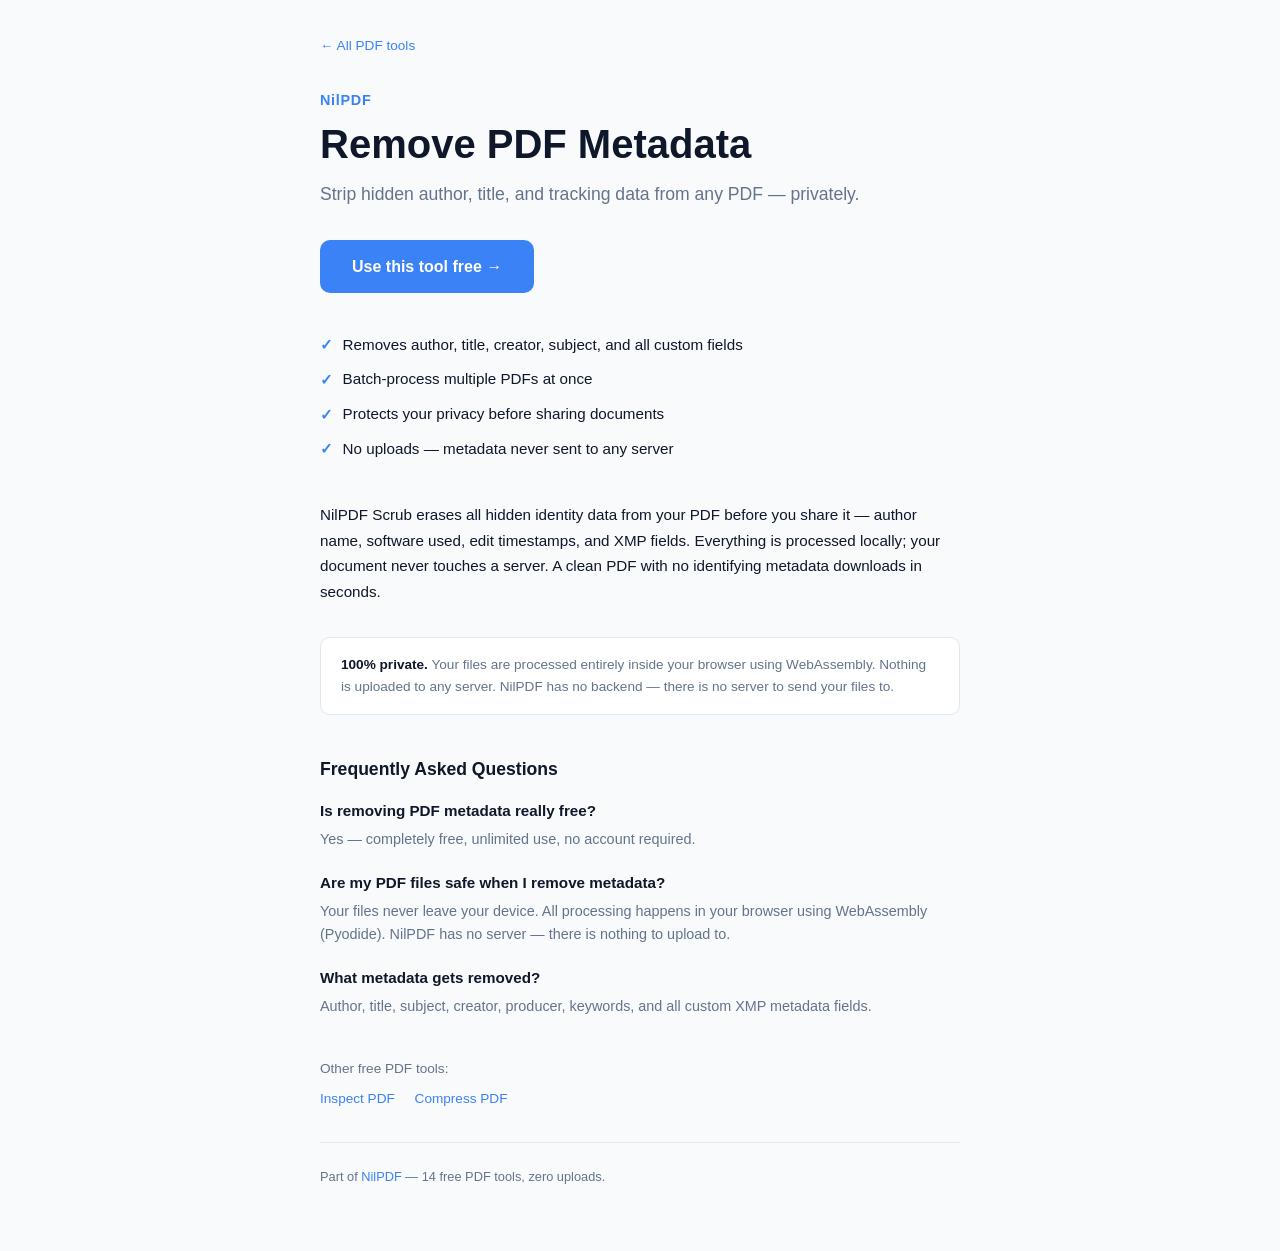
<file: remove-pdf-metadata/index.html>
<!DOCTYPE html>
<html lang="en">
<head>
    <!-- Google tag (gtag.js) -->
    <script async src="https://www.googletagmanager.com/gtag/js?id=G-GH395FJ43L"></script>
    <script>
      window.dataLayer = window.dataLayer || [];
      function gtag(){dataLayer.push(arguments);}
      gtag('js', new Date());
      gtag('config', 'G-GH395FJ43L');
    </script>
    <meta charset="UTF-8">
    <meta name="viewport" content="width=device-width, initial-scale=1.0">
    <title>Remove PDF Metadata Online Free — NilPDF</title>
    <meta name="description" content="Free online PDF metadata remover. Scrub author, title, creator, and all hidden data. No uploads — runs in your browser.">
    <meta name="keywords" content="remove pdf metadata, strip pdf metadata, pdf anonymizer, clean pdf metadata free">
    <link rel="canonical" href="https://nilpdf.com/remove-pdf-metadata/">
    <meta property="og:title" content="Remove PDF Metadata — NilPDF">
    <meta property="og:description" content="Free online PDF metadata remover. Scrub author, title, creator, and all hidden data. No uploads — runs in your browser.">
    <meta property="og:type" content="website">
    <meta property="og:url" content="https://nilpdf.com/remove-pdf-metadata/">
    <meta property="og:image" content="https://nilpdf.com/assets/og-image.png">
    <meta name="twitter:card" content="summary_large_image">
    <meta name="twitter:title" content="Remove PDF Metadata — NilPDF">
    <meta name="twitter:image" content="https://nilpdf.com/assets/og-image.png">
    <link rel="icon" href="https://nilpdf.com/assets/icon.svg" type="image/svg+xml">
    <script type="application/ld+json">
    {
      "@context": "https://schema.org",
      "@type": "HowTo",
      "name": "How to remove PDF metadata",
      "description": "Free online PDF metadata remover. Scrub author, title, creator, and all hidden data. No uploads — runs in your browser.",
      "tool": {"@type": "HowToTool", "name": "NilPDF"},
      "step": [
      {
            "@type": "HowToStep",
            "position": 1,
            "name": "Open NilPDF Scrub",
            "text": "Visit nilpdf.com and select the Scrub tool."
      },
      {
            "@type": "HowToStep",
            "position": 2,
            "name": "Upload your PDF",
            "text": "Drop your PDF or click Browse."
      },
      {
            "@type": "HowToStep",
            "position": 3,
            "name": "Scrub",
            "text": "Click \"Strip Identifiers\" — your clean PDF downloads."
      }
]
    }
    </script>
    <script type="application/ld+json">
    {
      "@context": "https://schema.org",
      "@type": "FAQPage",
      "mainEntity": [
        {
          "@type": "Question",
          "name": "Is removing PDF metadata really free?",
          "acceptedAnswer": {"@type": "Answer", "text": "Yes — completely free, unlimited use, no account required."}
        },
        {
          "@type": "Question",
          "name": "Are my PDF files safe when I remove metadata?",
          "acceptedAnswer": {"@type": "Answer", "text": "Yes. Your files never leave your device. Everything runs in your browser using WebAssembly. NilPDF has no backend server."}
        },
        {
          "@type": "Question",
          "name": "What metadata gets removed?",
          "acceptedAnswer": {"@type": "Answer", "text": "Author, title, subject, creator, producer, keywords, and all custom XMP metadata fields."}
        }
      ]
    }
    </script>
    <style>
        *, *::before, *::after { box-sizing: border-box; margin: 0; padding: 0; }
        :root {
            --bg: #f8fafc; --card: #ffffff; --text: #0f172a; --muted: #64748b;
            --accent: #3b82f6; --border: #e2e8f0; --radius: 10px;
        }
        @media (prefers-color-scheme: dark) {
            :root { --bg: #0f172a; --card: #1e293b; --text: #f8fafc; --muted: #94a3b8; --border: #334155; }
        }
        body { font-family: -apple-system, BlinkMacSystemFont, "Segoe UI", sans-serif;
                background: var(--bg); color: var(--text); line-height: 1.6; }
        .container { max-width: 680px; margin: 0 auto; padding: 2rem 1.25rem 4rem; }
        .back { font-size: 0.85rem; color: var(--accent); text-decoration: none; display: inline-block; margin-bottom: 2rem; }
        .back:hover { text-decoration: underline; }
        .brand { font-size: 0.9rem; font-weight: 700; color: var(--accent); letter-spacing: 0.05em;
                  text-decoration: none; display: block; margin-bottom: 0.5rem; }
        h1 { font-size: clamp(1.75rem, 5vw, 2.5rem); font-weight: 800; line-height: 1.2; margin-bottom: 0.75rem; }
        .tagline { font-size: 1.1rem; color: var(--muted); margin-bottom: 2rem; }
        .cta { display: inline-block; background: var(--accent); color: #fff; font-weight: 700;
                font-size: 1rem; padding: 0.85rem 2rem; border-radius: var(--radius);
                text-decoration: none; margin-bottom: 2.5rem; transition: opacity 0.15s; }
        .cta:hover { opacity: 0.88; }
        .bullets { list-style: none; display: grid; gap: 0.6rem; margin-bottom: 2.5rem; }
        .bullets li { display: flex; align-items: flex-start; gap: 0.6rem; font-size: 0.95rem; }
        .bullets li::before { content: "✓"; color: var(--accent); font-weight: 700; flex-shrink: 0; margin-top: 0.05em; }
        .privacy-strip { background: var(--card); border: 1px solid var(--border); border-radius: var(--radius);
                          padding: 1rem 1.25rem; font-size: 0.85rem; color: var(--muted); margin-bottom: 2.5rem; }
        .privacy-strip strong { color: var(--text); }
        footer { font-size: 0.8rem; color: var(--muted); border-top: 1px solid var(--border); padding-top: 1.5rem; }
        footer a { color: var(--accent); text-decoration: none; }
        .body-text { font-size: 0.95rem; color: var(--text); margin-bottom: 2rem; line-height: 1.7; }
        .faq { margin-bottom: 2.5rem; }
        .faq h2 { font-size: 1.1rem; font-weight: 700; margin-bottom: 1rem; }
        .faq-item { margin-bottom: 1.25rem; }
        .faq-item h3 { font-size: 0.95rem; font-weight: 600; margin-bottom: 0.3rem; }
        .faq-item p { font-size: 0.9rem; color: var(--muted); line-height: 1.6; }
        .related-tools { margin-bottom: 2rem; font-size: 0.85rem; }
        .related-tools p { color: var(--muted); margin-bottom: 0.5rem; }
        .related-tools a { color: var(--accent); text-decoration: none; margin-right: 1rem; }
        .related-tools a:hover { text-decoration: underline; }
    </style>
</head>
<body>
    <div class="container">
        <a class="back" href="https://nilpdf.com/">← All PDF tools</a>
        <a class="brand" href="https://nilpdf.com/">NilPDF</a>
        <h1>Remove PDF Metadata</h1>
        <p class="tagline">Strip hidden author, title, and tracking data from any PDF — privately.</p>
        <a class="cta" href="https://nilpdf.com/#anonymize">Use this tool free →</a>
        <ul class="bullets">
            <li>Removes author, title, creator, subject, and all custom fields</li>
            <li>Batch-process multiple PDFs at once</li>
            <li>Protects your privacy before sharing documents</li>
            <li>No uploads — metadata never sent to any server</li>
        </ul>
        <p class="body-text">NilPDF Scrub erases all hidden identity data from your PDF before you share it — author name, software used, edit timestamps, and XMP fields. Everything is processed locally; your document never touches a server. A clean PDF with no identifying metadata downloads in seconds.</p>
        <div class="privacy-strip">
            <strong>100% private.</strong> Your files are processed entirely inside your browser using WebAssembly.
            Nothing is uploaded to any server. NilPDF has no backend — there is no server to send your files to.
        </div>
        <section class="faq">
            <h2>Frequently Asked Questions</h2>
            <div class="faq-item">
                <h3>Is removing PDF metadata really free?</h3>
                <p>Yes — completely free, unlimited use, no account required.</p>
            </div>
            <div class="faq-item">
                <h3>Are my PDF files safe when I remove metadata?</h3>
                <p>Your files never leave your device. All processing happens in your browser using WebAssembly (Pyodide). NilPDF has no server — there is nothing to upload to.</p>
            </div>
            <div class="faq-item">
                <h3>What metadata gets removed?</h3>
                <p>Author, title, subject, creator, producer, keywords, and all custom XMP metadata fields.</p>
            </div>
        </section>
        <nav class="related-tools">
            <p>Other free PDF tools:</p>
            <a href="https://nilpdf.com/inspect-pdf/">Inspect PDF</a>
            <a href="https://nilpdf.com/compress-pdf/">Compress PDF</a>
        </nav>
        <footer>
            <p>Part of <a href="https://nilpdf.com/">NilPDF</a> — 14 free PDF tools, zero uploads.</p>
        </footer>
    </div>
</body>
</html>
</file>
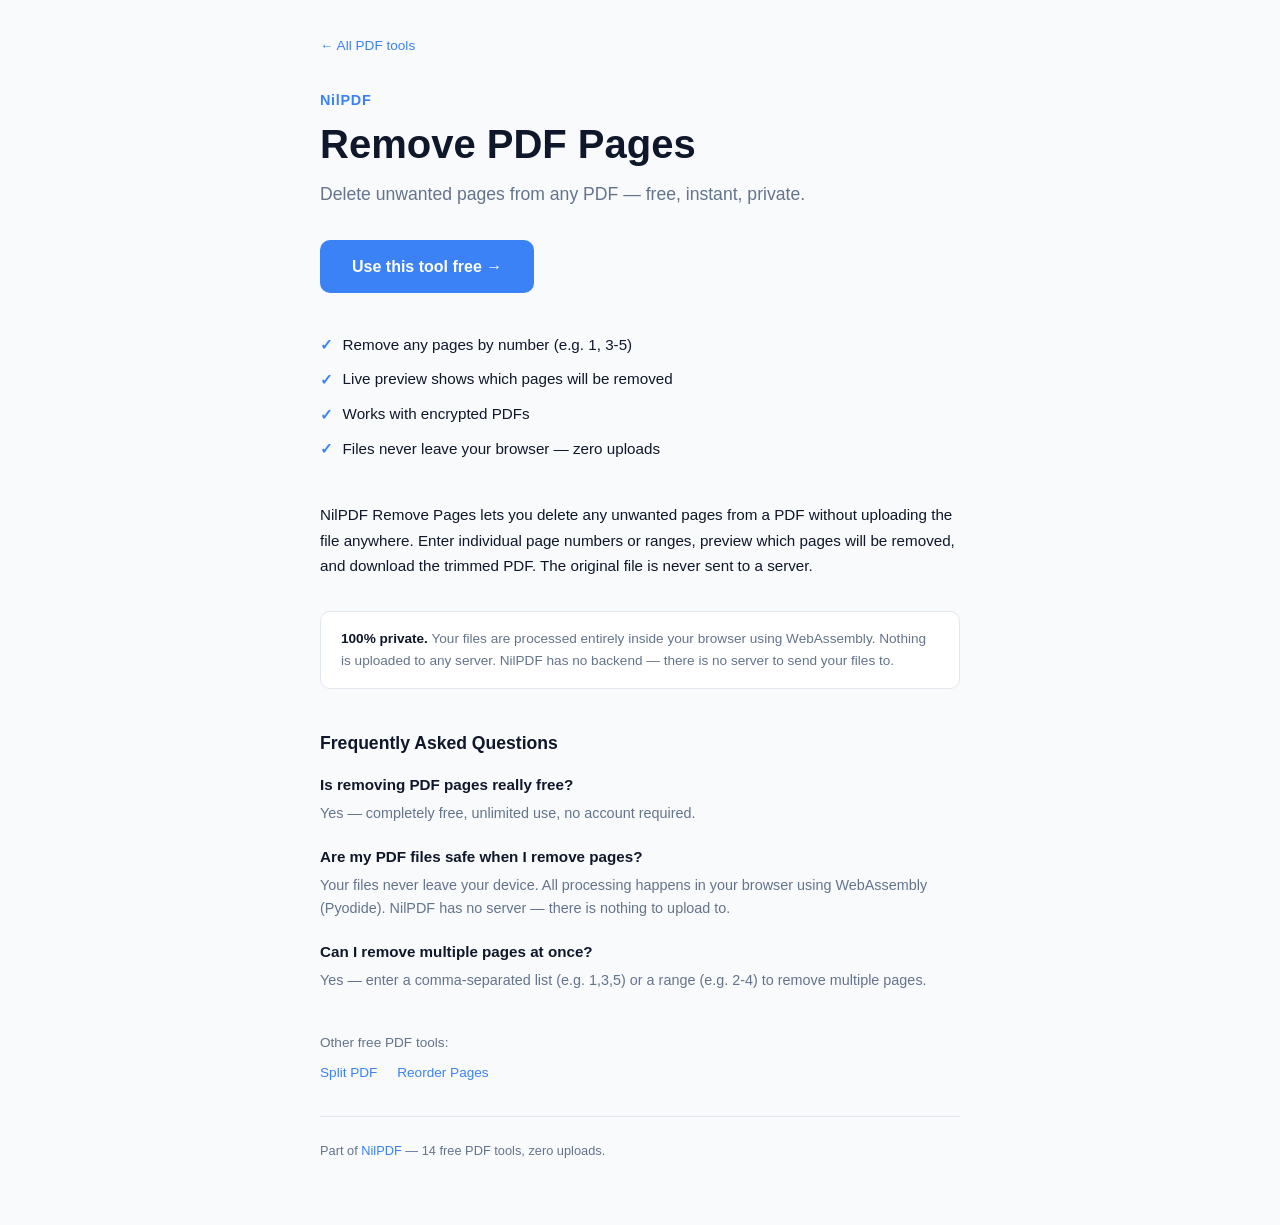
<file: remove-pdf-pages/index.html>
<!DOCTYPE html>
<html lang="en">
<head>
    <!-- Google tag (gtag.js) -->
    <script async src="https://www.googletagmanager.com/gtag/js?id=G-GH395FJ43L"></script>
    <script>
      window.dataLayer = window.dataLayer || [];
      function gtag(){dataLayer.push(arguments);}
      gtag('js', new Date());
      gtag('config', 'G-GH395FJ43L');
    </script>
    <meta charset="UTF-8">
    <meta name="viewport" content="width=device-width, initial-scale=1.0">
    <title>Remove Pages from PDF Free Online — NilPDF</title>
    <meta name="description" content="Free online PDF page remover. Delete specific pages from a PDF file. No uploads — runs entirely in your browser.">
    <meta name="keywords" content="remove pages from pdf, delete pdf pages, pdf page remover, remove page pdf free">
    <link rel="canonical" href="https://nilpdf.com/remove-pdf-pages/">
    <meta property="og:title" content="Remove PDF Pages — NilPDF">
    <meta property="og:description" content="Free online PDF page remover. Delete specific pages from a PDF file. No uploads — runs entirely in your browser.">
    <meta property="og:type" content="website">
    <meta property="og:url" content="https://nilpdf.com/remove-pdf-pages/">
    <meta property="og:image" content="https://nilpdf.com/assets/og-image.png">
    <meta name="twitter:card" content="summary_large_image">
    <meta name="twitter:title" content="Remove PDF Pages — NilPDF">
    <meta name="twitter:image" content="https://nilpdf.com/assets/og-image.png">
    <link rel="icon" href="https://nilpdf.com/assets/icon.svg" type="image/svg+xml">
    <script type="application/ld+json">
    {
      "@context": "https://schema.org",
      "@type": "HowTo",
      "name": "How to remove pages from a PDF",
      "description": "Free online PDF page remover. Delete specific pages from a PDF file. No uploads — runs entirely in your browser.",
      "tool": {"@type": "HowToTool", "name": "NilPDF"},
      "step": [
      {
            "@type": "HowToStep",
            "position": 1,
            "name": "Open NilPDF Remove Pages",
            "text": "Visit nilpdf.com and select the Remove tool."
      },
      {
            "@type": "HowToStep",
            "position": 2,
            "name": "Upload your PDF",
            "text": "Drop your PDF or click Browse."
      },
      {
            "@type": "HowToStep",
            "position": 3,
            "name": "Enter pages",
            "text": "Type the page numbers you want to delete."
      },
      {
            "@type": "HowToStep",
            "position": 4,
            "name": "Remove",
            "text": "Click \"Remove Pages\" — your trimmed PDF downloads."
      }
]
    }
    </script>
    <script type="application/ld+json">
    {
      "@context": "https://schema.org",
      "@type": "FAQPage",
      "mainEntity": [
        {
          "@type": "Question",
          "name": "Is removing PDF pages really free?",
          "acceptedAnswer": {"@type": "Answer", "text": "Yes — completely free, unlimited use, no account required."}
        },
        {
          "@type": "Question",
          "name": "Are my PDF files safe when I remove pages?",
          "acceptedAnswer": {"@type": "Answer", "text": "Yes. Your files never leave your device. Everything runs in your browser using WebAssembly. NilPDF has no backend server."}
        },
        {
          "@type": "Question",
          "name": "Can I remove multiple pages at once?",
          "acceptedAnswer": {"@type": "Answer", "text": "Yes — enter a comma-separated list (e.g. 1,3,5) or a range (e.g. 2-4) to remove multiple pages."}
        }
      ]
    }
    </script>
    <style>
        *, *::before, *::after { box-sizing: border-box; margin: 0; padding: 0; }
        :root {
            --bg: #f8fafc; --card: #ffffff; --text: #0f172a; --muted: #64748b;
            --accent: #3b82f6; --border: #e2e8f0; --radius: 10px;
        }
        @media (prefers-color-scheme: dark) {
            :root { --bg: #0f172a; --card: #1e293b; --text: #f8fafc; --muted: #94a3b8; --border: #334155; }
        }
        body { font-family: -apple-system, BlinkMacSystemFont, "Segoe UI", sans-serif;
                background: var(--bg); color: var(--text); line-height: 1.6; }
        .container { max-width: 680px; margin: 0 auto; padding: 2rem 1.25rem 4rem; }
        .back { font-size: 0.85rem; color: var(--accent); text-decoration: none; display: inline-block; margin-bottom: 2rem; }
        .back:hover { text-decoration: underline; }
        .brand { font-size: 0.9rem; font-weight: 700; color: var(--accent); letter-spacing: 0.05em;
                  text-decoration: none; display: block; margin-bottom: 0.5rem; }
        h1 { font-size: clamp(1.75rem, 5vw, 2.5rem); font-weight: 800; line-height: 1.2; margin-bottom: 0.75rem; }
        .tagline { font-size: 1.1rem; color: var(--muted); margin-bottom: 2rem; }
        .cta { display: inline-block; background: var(--accent); color: #fff; font-weight: 700;
                font-size: 1rem; padding: 0.85rem 2rem; border-radius: var(--radius);
                text-decoration: none; margin-bottom: 2.5rem; transition: opacity 0.15s; }
        .cta:hover { opacity: 0.88; }
        .bullets { list-style: none; display: grid; gap: 0.6rem; margin-bottom: 2.5rem; }
        .bullets li { display: flex; align-items: flex-start; gap: 0.6rem; font-size: 0.95rem; }
        .bullets li::before { content: "✓"; color: var(--accent); font-weight: 700; flex-shrink: 0; margin-top: 0.05em; }
        .privacy-strip { background: var(--card); border: 1px solid var(--border); border-radius: var(--radius);
                          padding: 1rem 1.25rem; font-size: 0.85rem; color: var(--muted); margin-bottom: 2.5rem; }
        .privacy-strip strong { color: var(--text); }
        footer { font-size: 0.8rem; color: var(--muted); border-top: 1px solid var(--border); padding-top: 1.5rem; }
        footer a { color: var(--accent); text-decoration: none; }
        .body-text { font-size: 0.95rem; color: var(--text); margin-bottom: 2rem; line-height: 1.7; }
        .faq { margin-bottom: 2.5rem; }
        .faq h2 { font-size: 1.1rem; font-weight: 700; margin-bottom: 1rem; }
        .faq-item { margin-bottom: 1.25rem; }
        .faq-item h3 { font-size: 0.95rem; font-weight: 600; margin-bottom: 0.3rem; }
        .faq-item p { font-size: 0.9rem; color: var(--muted); line-height: 1.6; }
        .related-tools { margin-bottom: 2rem; font-size: 0.85rem; }
        .related-tools p { color: var(--muted); margin-bottom: 0.5rem; }
        .related-tools a { color: var(--accent); text-decoration: none; margin-right: 1rem; }
        .related-tools a:hover { text-decoration: underline; }
    </style>
</head>
<body>
    <div class="container">
        <a class="back" href="https://nilpdf.com/">← All PDF tools</a>
        <a class="brand" href="https://nilpdf.com/">NilPDF</a>
        <h1>Remove PDF Pages</h1>
        <p class="tagline">Delete unwanted pages from any PDF — free, instant, private.</p>
        <a class="cta" href="https://nilpdf.com/#remove">Use this tool free →</a>
        <ul class="bullets">
            <li>Remove any pages by number (e.g. 1, 3-5)</li>
            <li>Live preview shows which pages will be removed</li>
            <li>Works with encrypted PDFs</li>
            <li>Files never leave your browser — zero uploads</li>
        </ul>
        <p class="body-text">NilPDF Remove Pages lets you delete any unwanted pages from a PDF without uploading the file anywhere. Enter individual page numbers or ranges, preview which pages will be removed, and download the trimmed PDF. The original file is never sent to a server.</p>
        <div class="privacy-strip">
            <strong>100% private.</strong> Your files are processed entirely inside your browser using WebAssembly.
            Nothing is uploaded to any server. NilPDF has no backend — there is no server to send your files to.
        </div>
        <section class="faq">
            <h2>Frequently Asked Questions</h2>
            <div class="faq-item">
                <h3>Is removing PDF pages really free?</h3>
                <p>Yes — completely free, unlimited use, no account required.</p>
            </div>
            <div class="faq-item">
                <h3>Are my PDF files safe when I remove pages?</h3>
                <p>Your files never leave your device. All processing happens in your browser using WebAssembly (Pyodide). NilPDF has no server — there is nothing to upload to.</p>
            </div>
            <div class="faq-item">
                <h3>Can I remove multiple pages at once?</h3>
                <p>Yes — enter a comma-separated list (e.g. 1,3,5) or a range (e.g. 2-4) to remove multiple pages.</p>
            </div>
        </section>
        <nav class="related-tools">
            <p>Other free PDF tools:</p>
            <a href="https://nilpdf.com/split-pdf/">Split PDF</a>
            <a href="https://nilpdf.com/reorder-pdf-pages/">Reorder Pages</a>
        </nav>
        <footer>
            <p>Part of <a href="https://nilpdf.com/">NilPDF</a> — 14 free PDF tools, zero uploads.</p>
        </footer>
    </div>
</body>
</html>
</file>
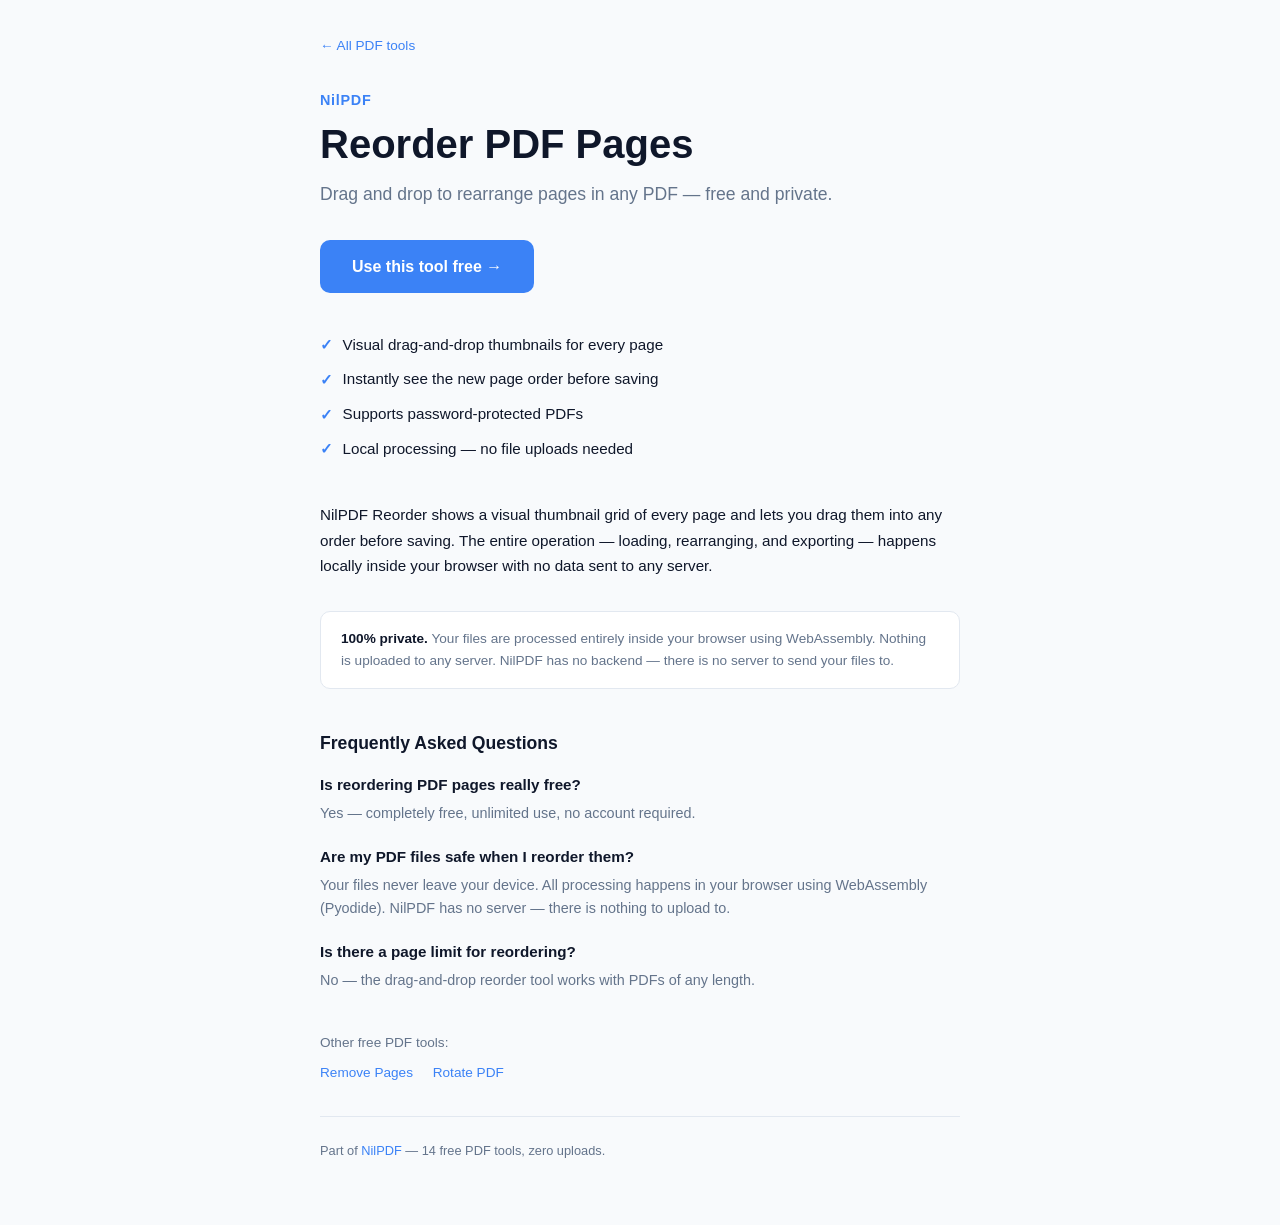
<file: reorder-pdf-pages/index.html>
<!DOCTYPE html>
<html lang="en">
<head>
    <!-- Google tag (gtag.js) -->
    <script async src="https://www.googletagmanager.com/gtag/js?id=G-GH395FJ43L"></script>
    <script>
      window.dataLayer = window.dataLayer || [];
      function gtag(){dataLayer.push(arguments);}
      gtag('js', new Date());
      gtag('config', 'G-GH395FJ43L');
    </script>
    <meta charset="UTF-8">
    <meta name="viewport" content="width=device-width, initial-scale=1.0">
    <title>Reorder PDF Pages Online Free — NilPDF</title>
    <meta name="description" content="Free online PDF page reorder tool. Drag thumbnails to change page order. No uploads — runs in your browser.">
    <meta name="keywords" content="reorder pdf pages, rearrange pdf pages, change page order pdf, pdf reorder free">
    <link rel="canonical" href="https://nilpdf.com/reorder-pdf-pages/">
    <meta property="og:title" content="Reorder PDF Pages — NilPDF">
    <meta property="og:description" content="Free online PDF page reorder tool. Drag thumbnails to change page order. No uploads — runs in your browser.">
    <meta property="og:type" content="website">
    <meta property="og:url" content="https://nilpdf.com/reorder-pdf-pages/">
    <meta property="og:image" content="https://nilpdf.com/assets/og-image.png">
    <meta name="twitter:card" content="summary_large_image">
    <meta name="twitter:title" content="Reorder PDF Pages — NilPDF">
    <meta name="twitter:image" content="https://nilpdf.com/assets/og-image.png">
    <link rel="icon" href="https://nilpdf.com/assets/icon.svg" type="image/svg+xml">
    <script type="application/ld+json">
    {
      "@context": "https://schema.org",
      "@type": "HowTo",
      "name": "How to reorder PDF pages",
      "description": "Free online PDF page reorder tool. Drag thumbnails to change page order. No uploads — runs in your browser.",
      "tool": {"@type": "HowToTool", "name": "NilPDF"},
      "step": [
      {
            "@type": "HowToStep",
            "position": 1,
            "name": "Open NilPDF Reorder",
            "text": "Visit nilpdf.com and select the Order tool."
      },
      {
            "@type": "HowToStep",
            "position": 2,
            "name": "Upload your PDF",
            "text": "Drop your PDF or click \"Load for Reordering\"."
      },
      {
            "@type": "HowToStep",
            "position": 3,
            "name": "Drag pages",
            "text": "Drag the page thumbnails into the order you want."
      },
      {
            "@type": "HowToStep",
            "position": 4,
            "name": "Save",
            "text": "Click \"Save Reordered PDF\" — your PDF downloads."
      }
]
    }
    </script>
    <script type="application/ld+json">
    {
      "@context": "https://schema.org",
      "@type": "FAQPage",
      "mainEntity": [
        {
          "@type": "Question",
          "name": "Is reordering PDF pages really free?",
          "acceptedAnswer": {"@type": "Answer", "text": "Yes — completely free, unlimited use, no account required."}
        },
        {
          "@type": "Question",
          "name": "Are my PDF files safe when I reorder them?",
          "acceptedAnswer": {"@type": "Answer", "text": "Yes. Your files never leave your device. Everything runs in your browser using WebAssembly. NilPDF has no backend server."}
        },
        {
          "@type": "Question",
          "name": "Is there a page limit for reordering?",
          "acceptedAnswer": {"@type": "Answer", "text": "No — the drag-and-drop reorder tool works with PDFs of any length."}
        }
      ]
    }
    </script>
    <style>
        *, *::before, *::after { box-sizing: border-box; margin: 0; padding: 0; }
        :root {
            --bg: #f8fafc; --card: #ffffff; --text: #0f172a; --muted: #64748b;
            --accent: #3b82f6; --border: #e2e8f0; --radius: 10px;
        }
        @media (prefers-color-scheme: dark) {
            :root { --bg: #0f172a; --card: #1e293b; --text: #f8fafc; --muted: #94a3b8; --border: #334155; }
        }
        body { font-family: -apple-system, BlinkMacSystemFont, "Segoe UI", sans-serif;
                background: var(--bg); color: var(--text); line-height: 1.6; }
        .container { max-width: 680px; margin: 0 auto; padding: 2rem 1.25rem 4rem; }
        .back { font-size: 0.85rem; color: var(--accent); text-decoration: none; display: inline-block; margin-bottom: 2rem; }
        .back:hover { text-decoration: underline; }
        .brand { font-size: 0.9rem; font-weight: 700; color: var(--accent); letter-spacing: 0.05em;
                  text-decoration: none; display: block; margin-bottom: 0.5rem; }
        h1 { font-size: clamp(1.75rem, 5vw, 2.5rem); font-weight: 800; line-height: 1.2; margin-bottom: 0.75rem; }
        .tagline { font-size: 1.1rem; color: var(--muted); margin-bottom: 2rem; }
        .cta { display: inline-block; background: var(--accent); color: #fff; font-weight: 700;
                font-size: 1rem; padding: 0.85rem 2rem; border-radius: var(--radius);
                text-decoration: none; margin-bottom: 2.5rem; transition: opacity 0.15s; }
        .cta:hover { opacity: 0.88; }
        .bullets { list-style: none; display: grid; gap: 0.6rem; margin-bottom: 2.5rem; }
        .bullets li { display: flex; align-items: flex-start; gap: 0.6rem; font-size: 0.95rem; }
        .bullets li::before { content: "✓"; color: var(--accent); font-weight: 700; flex-shrink: 0; margin-top: 0.05em; }
        .privacy-strip { background: var(--card); border: 1px solid var(--border); border-radius: var(--radius);
                          padding: 1rem 1.25rem; font-size: 0.85rem; color: var(--muted); margin-bottom: 2.5rem; }
        .privacy-strip strong { color: var(--text); }
        footer { font-size: 0.8rem; color: var(--muted); border-top: 1px solid var(--border); padding-top: 1.5rem; }
        footer a { color: var(--accent); text-decoration: none; }
        .body-text { font-size: 0.95rem; color: var(--text); margin-bottom: 2rem; line-height: 1.7; }
        .faq { margin-bottom: 2.5rem; }
        .faq h2 { font-size: 1.1rem; font-weight: 700; margin-bottom: 1rem; }
        .faq-item { margin-bottom: 1.25rem; }
        .faq-item h3 { font-size: 0.95rem; font-weight: 600; margin-bottom: 0.3rem; }
        .faq-item p { font-size: 0.9rem; color: var(--muted); line-height: 1.6; }
        .related-tools { margin-bottom: 2rem; font-size: 0.85rem; }
        .related-tools p { color: var(--muted); margin-bottom: 0.5rem; }
        .related-tools a { color: var(--accent); text-decoration: none; margin-right: 1rem; }
        .related-tools a:hover { text-decoration: underline; }
    </style>
</head>
<body>
    <div class="container">
        <a class="back" href="https://nilpdf.com/">← All PDF tools</a>
        <a class="brand" href="https://nilpdf.com/">NilPDF</a>
        <h1>Reorder PDF Pages</h1>
        <p class="tagline">Drag and drop to rearrange pages in any PDF — free and private.</p>
        <a class="cta" href="https://nilpdf.com/#reorder">Use this tool free →</a>
        <ul class="bullets">
            <li>Visual drag-and-drop thumbnails for every page</li>
            <li>Instantly see the new page order before saving</li>
            <li>Supports password-protected PDFs</li>
            <li>Local processing — no file uploads needed</li>
        </ul>
        <p class="body-text">NilPDF Reorder shows a visual thumbnail grid of every page and lets you drag them into any order before saving. The entire operation — loading, rearranging, and exporting — happens locally inside your browser with no data sent to any server.</p>
        <div class="privacy-strip">
            <strong>100% private.</strong> Your files are processed entirely inside your browser using WebAssembly.
            Nothing is uploaded to any server. NilPDF has no backend — there is no server to send your files to.
        </div>
        <section class="faq">
            <h2>Frequently Asked Questions</h2>
            <div class="faq-item">
                <h3>Is reordering PDF pages really free?</h3>
                <p>Yes — completely free, unlimited use, no account required.</p>
            </div>
            <div class="faq-item">
                <h3>Are my PDF files safe when I reorder them?</h3>
                <p>Your files never leave your device. All processing happens in your browser using WebAssembly (Pyodide). NilPDF has no server — there is nothing to upload to.</p>
            </div>
            <div class="faq-item">
                <h3>Is there a page limit for reordering?</h3>
                <p>No — the drag-and-drop reorder tool works with PDFs of any length.</p>
            </div>
        </section>
        <nav class="related-tools">
            <p>Other free PDF tools:</p>
            <a href="https://nilpdf.com/remove-pdf-pages/">Remove Pages</a>
            <a href="https://nilpdf.com/rotate-pdf/">Rotate PDF</a>
        </nav>
        <footer>
            <p>Part of <a href="https://nilpdf.com/">NilPDF</a> — 14 free PDF tools, zero uploads.</p>
        </footer>
    </div>
</body>
</html>
</file>
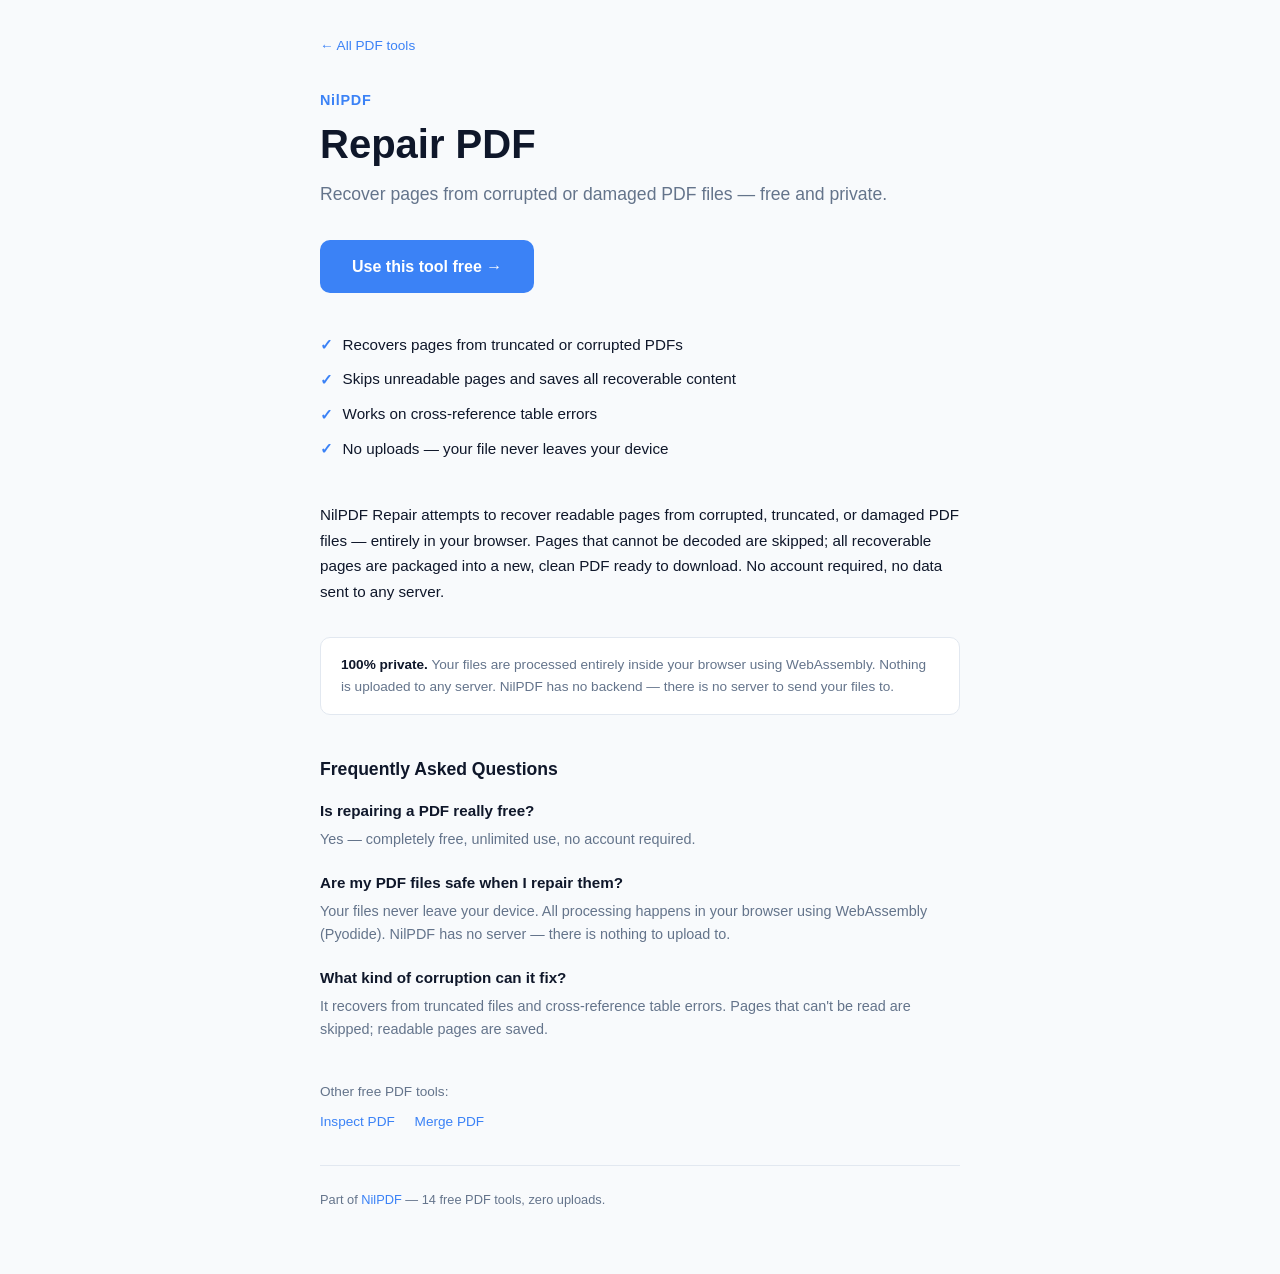
<file: repair-pdf/index.html>
<!DOCTYPE html>
<html lang="en">
<head>
    <!-- Google tag (gtag.js) -->
    <script async src="https://www.googletagmanager.com/gtag/js?id=G-GH395FJ43L"></script>
    <script>
      window.dataLayer = window.dataLayer || [];
      function gtag(){dataLayer.push(arguments);}
      gtag('js', new Date());
      gtag('config', 'G-GH395FJ43L');
    </script>
    <meta charset="UTF-8">
    <meta name="viewport" content="width=device-width, initial-scale=1.0">
    <title>Repair PDF Online Free — NilPDF</title>
    <meta name="description" content="Free online PDF repair tool. Recover pages from corrupted or truncated PDF files. No uploads — runs entirely in your browser.">
    <meta name="keywords" content="repair pdf, fix corrupted pdf, recover pdf, pdf repair tool free">
    <link rel="canonical" href="https://nilpdf.com/repair-pdf/">
    <meta property="og:title" content="Repair PDF — NilPDF">
    <meta property="og:description" content="Free online PDF repair tool. Recover pages from corrupted or truncated PDF files. No uploads — runs entirely in your browser.">
    <meta property="og:type" content="website">
    <meta property="og:url" content="https://nilpdf.com/repair-pdf/">
    <meta property="og:image" content="https://nilpdf.com/assets/og-image.png">
    <meta name="twitter:card" content="summary_large_image">
    <meta name="twitter:title" content="Repair PDF — NilPDF">
    <meta name="twitter:image" content="https://nilpdf.com/assets/og-image.png">
    <link rel="icon" href="https://nilpdf.com/assets/icon.svg" type="image/svg+xml">
    <script type="application/ld+json">
    {
      "@context": "https://schema.org",
      "@type": "HowTo",
      "name": "How to repair a corrupted PDF",
      "description": "Free online PDF repair tool. Recover pages from corrupted or truncated PDF files. No uploads — runs entirely in your browser.",
      "tool": {"@type": "HowToTool", "name": "NilPDF"},
      "step": [
      {
            "@type": "HowToStep",
            "position": 1,
            "name": "Open NilPDF Repair",
            "text": "Visit nilpdf.com and select the Repair tool."
      },
      {
            "@type": "HowToStep",
            "position": 2,
            "name": "Upload your PDF",
            "text": "Drop your corrupted PDF or click Browse."
      },
      {
            "@type": "HowToStep",
            "position": 3,
            "name": "Recover",
            "text": "Click \"Recover PDF\" — readable pages are extracted and saved."
      },
      {
            "@type": "HowToStep",
            "position": 4,
            "name": "Download",
            "text": "Your repaired PDF downloads automatically."
      }
]
    }
    </script>
    <script type="application/ld+json">
    {
      "@context": "https://schema.org",
      "@type": "FAQPage",
      "mainEntity": [
        {
          "@type": "Question",
          "name": "Is repairing a PDF really free?",
          "acceptedAnswer": {"@type": "Answer", "text": "Yes — completely free, unlimited use, no account required."}
        },
        {
          "@type": "Question",
          "name": "Are my PDF files safe when I repair them?",
          "acceptedAnswer": {"@type": "Answer", "text": "Yes. Your files never leave your device. Everything runs in your browser using WebAssembly. NilPDF has no backend server."}
        },
        {
          "@type": "Question",
          "name": "What kind of corruption can it fix?",
          "acceptedAnswer": {"@type": "Answer", "text": "It recovers from truncated files and cross-reference table errors. Pages that can't be read are skipped; readable pages are saved."}
        }
      ]
    }
    </script>
    <style>
        *, *::before, *::after { box-sizing: border-box; margin: 0; padding: 0; }
        :root {
            --bg: #f8fafc; --card: #ffffff; --text: #0f172a; --muted: #64748b;
            --accent: #3b82f6; --border: #e2e8f0; --radius: 10px;
        }
        @media (prefers-color-scheme: dark) {
            :root { --bg: #0f172a; --card: #1e293b; --text: #f8fafc; --muted: #94a3b8; --border: #334155; }
        }
        body { font-family: -apple-system, BlinkMacSystemFont, "Segoe UI", sans-serif;
                background: var(--bg); color: var(--text); line-height: 1.6; }
        .container { max-width: 680px; margin: 0 auto; padding: 2rem 1.25rem 4rem; }
        .back { font-size: 0.85rem; color: var(--accent); text-decoration: none; display: inline-block; margin-bottom: 2rem; }
        .back:hover { text-decoration: underline; }
        .brand { font-size: 0.9rem; font-weight: 700; color: var(--accent); letter-spacing: 0.05em;
                  text-decoration: none; display: block; margin-bottom: 0.5rem; }
        h1 { font-size: clamp(1.75rem, 5vw, 2.5rem); font-weight: 800; line-height: 1.2; margin-bottom: 0.75rem; }
        .tagline { font-size: 1.1rem; color: var(--muted); margin-bottom: 2rem; }
        .cta { display: inline-block; background: var(--accent); color: #fff; font-weight: 700;
                font-size: 1rem; padding: 0.85rem 2rem; border-radius: var(--radius);
                text-decoration: none; margin-bottom: 2.5rem; transition: opacity 0.15s; }
        .cta:hover { opacity: 0.88; }
        .bullets { list-style: none; display: grid; gap: 0.6rem; margin-bottom: 2.5rem; }
        .bullets li { display: flex; align-items: flex-start; gap: 0.6rem; font-size: 0.95rem; }
        .bullets li::before { content: "✓"; color: var(--accent); font-weight: 700; flex-shrink: 0; margin-top: 0.05em; }
        .privacy-strip { background: var(--card); border: 1px solid var(--border); border-radius: var(--radius);
                          padding: 1rem 1.25rem; font-size: 0.85rem; color: var(--muted); margin-bottom: 2.5rem; }
        .privacy-strip strong { color: var(--text); }
        footer { font-size: 0.8rem; color: var(--muted); border-top: 1px solid var(--border); padding-top: 1.5rem; }
        footer a { color: var(--accent); text-decoration: none; }
        .body-text { font-size: 0.95rem; color: var(--text); margin-bottom: 2rem; line-height: 1.7; }
        .faq { margin-bottom: 2.5rem; }
        .faq h2 { font-size: 1.1rem; font-weight: 700; margin-bottom: 1rem; }
        .faq-item { margin-bottom: 1.25rem; }
        .faq-item h3 { font-size: 0.95rem; font-weight: 600; margin-bottom: 0.3rem; }
        .faq-item p { font-size: 0.9rem; color: var(--muted); line-height: 1.6; }
        .related-tools { margin-bottom: 2rem; font-size: 0.85rem; }
        .related-tools p { color: var(--muted); margin-bottom: 0.5rem; }
        .related-tools a { color: var(--accent); text-decoration: none; margin-right: 1rem; }
        .related-tools a:hover { text-decoration: underline; }
    </style>
</head>
<body>
    <div class="container">
        <a class="back" href="https://nilpdf.com/">← All PDF tools</a>
        <a class="brand" href="https://nilpdf.com/">NilPDF</a>
        <h1>Repair PDF</h1>
        <p class="tagline">Recover pages from corrupted or damaged PDF files — free and private.</p>
        <a class="cta" href="https://nilpdf.com/#repair">Use this tool free →</a>
        <ul class="bullets">
            <li>Recovers pages from truncated or corrupted PDFs</li>
            <li>Skips unreadable pages and saves all recoverable content</li>
            <li>Works on cross-reference table errors</li>
            <li>No uploads — your file never leaves your device</li>
        </ul>
        <p class="body-text">NilPDF Repair attempts to recover readable pages from corrupted, truncated, or damaged PDF files — entirely in your browser. Pages that cannot be decoded are skipped; all recoverable pages are packaged into a new, clean PDF ready to download. No account required, no data sent to any server.</p>
        <div class="privacy-strip">
            <strong>100% private.</strong> Your files are processed entirely inside your browser using WebAssembly.
            Nothing is uploaded to any server. NilPDF has no backend — there is no server to send your files to.
        </div>
        <section class="faq">
            <h2>Frequently Asked Questions</h2>
            <div class="faq-item">
                <h3>Is repairing a PDF really free?</h3>
                <p>Yes — completely free, unlimited use, no account required.</p>
            </div>
            <div class="faq-item">
                <h3>Are my PDF files safe when I repair them?</h3>
                <p>Your files never leave your device. All processing happens in your browser using WebAssembly (Pyodide). NilPDF has no server — there is nothing to upload to.</p>
            </div>
            <div class="faq-item">
                <h3>What kind of corruption can it fix?</h3>
                <p>It recovers from truncated files and cross-reference table errors. Pages that can't be read are skipped; readable pages are saved.</p>
            </div>
        </section>
        <nav class="related-tools">
            <p>Other free PDF tools:</p>
            <a href="https://nilpdf.com/inspect-pdf/">Inspect PDF</a>
            <a href="https://nilpdf.com/merge-pdf/">Merge PDF</a>
        </nav>
        <footer>
            <p>Part of <a href="https://nilpdf.com/">NilPDF</a> — 14 free PDF tools, zero uploads.</p>
        </footer>
    </div>
</body>
</html>
</file>
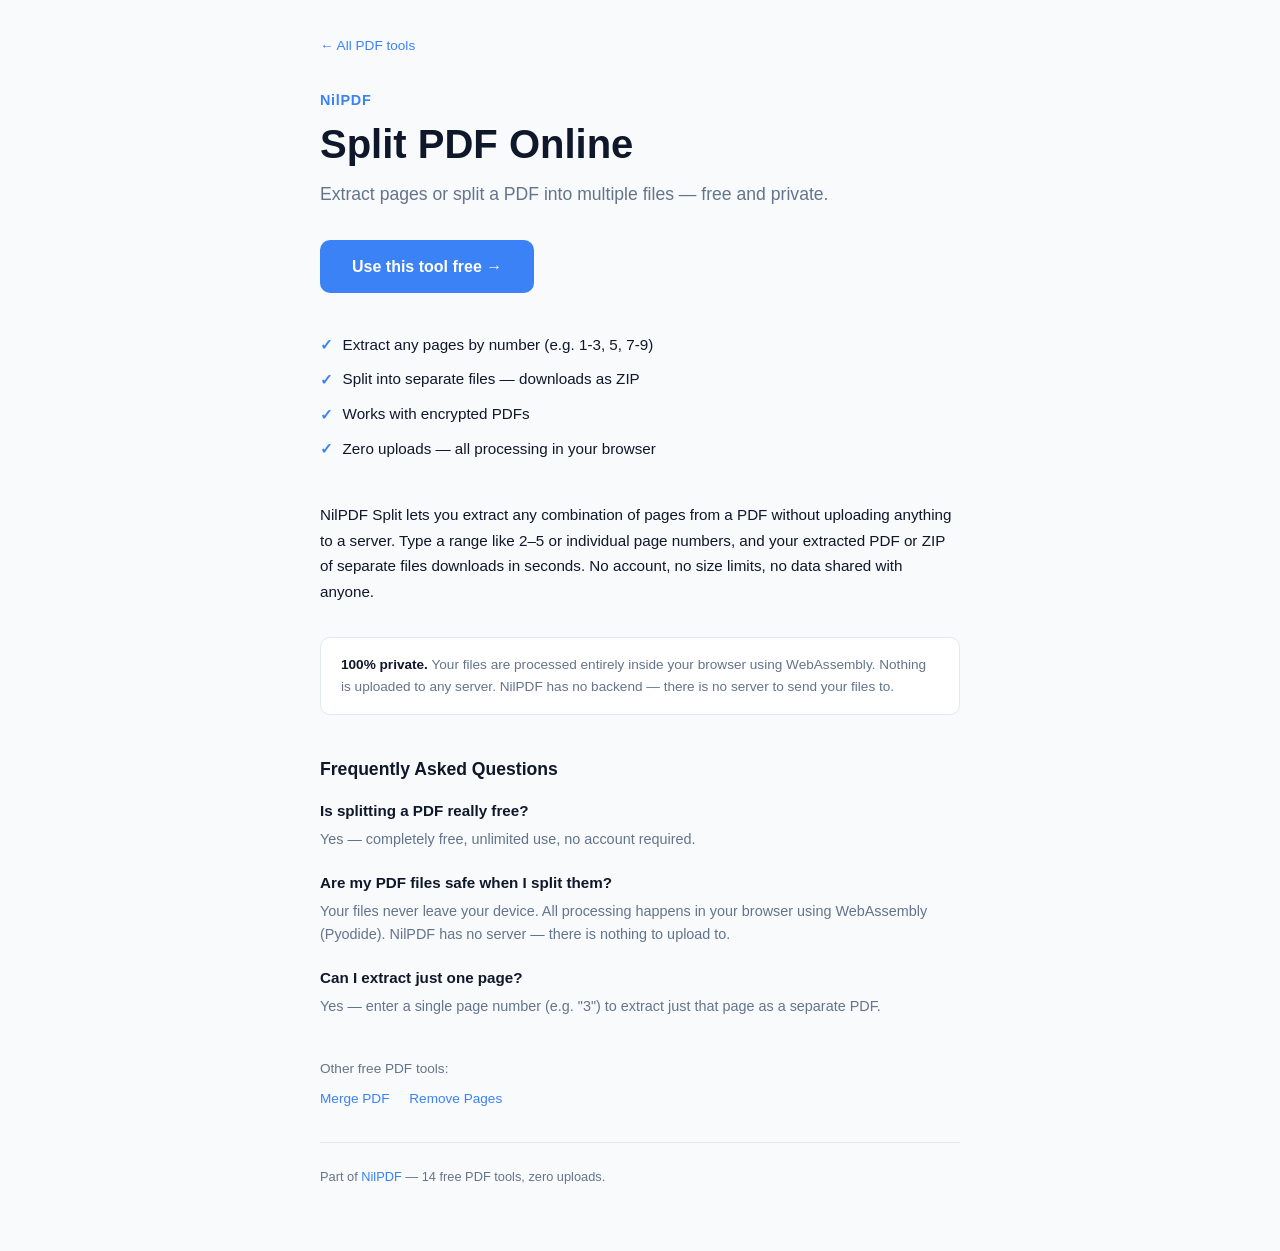
<file: split-pdf/index.html>
<!DOCTYPE html>
<html lang="en">
<head>
    <!-- Google tag (gtag.js) -->
    <script async src="https://www.googletagmanager.com/gtag/js?id=G-GH395FJ43L"></script>
    <script>
      window.dataLayer = window.dataLayer || [];
      function gtag(){dataLayer.push(arguments);}
      gtag('js', new Date());
      gtag('config', 'G-GH395FJ43L');
    </script>
    <meta charset="UTF-8">
    <meta name="viewport" content="width=device-width, initial-scale=1.0">
    <title>Split PDF Online Free — NilPDF</title>
    <meta name="description" content="Free online PDF splitter. Extract specific pages or split into separate files. No uploads — runs in your browser.">
    <meta name="keywords" content="split pdf, extract pdf pages, split pdf free online, pdf page extractor">
    <link rel="canonical" href="https://nilpdf.com/split-pdf/">
    <meta property="og:title" content="Split PDF Online — NilPDF">
    <meta property="og:description" content="Free online PDF splitter. Extract specific pages or split into separate files. No uploads — runs in your browser.">
    <meta property="og:type" content="website">
    <meta property="og:url" content="https://nilpdf.com/split-pdf/">
    <meta property="og:image" content="https://nilpdf.com/assets/og-image.png">
    <meta name="twitter:card" content="summary_large_image">
    <meta name="twitter:title" content="Split PDF Online — NilPDF">
    <meta name="twitter:image" content="https://nilpdf.com/assets/og-image.png">
    <link rel="icon" href="https://nilpdf.com/assets/icon.svg" type="image/svg+xml">
    <script type="application/ld+json">
    {
      "@context": "https://schema.org",
      "@type": "HowTo",
      "name": "How to split a PDF",
      "description": "Free online PDF splitter. Extract specific pages or split into separate files. No uploads — runs in your browser.",
      "tool": {"@type": "HowToTool", "name": "NilPDF"},
      "step": [
      {
            "@type": "HowToStep",
            "position": 1,
            "name": "Open NilPDF Split",
            "text": "Visit nilpdf.com and select the Split tool."
      },
      {
            "@type": "HowToStep",
            "position": 2,
            "name": "Upload your PDF",
            "text": "Drop your PDF or click Browse."
      },
      {
            "@type": "HowToStep",
            "position": 3,
            "name": "Enter pages",
            "text": "Type the page numbers or ranges you want to extract."
      },
      {
            "@type": "HowToStep",
            "position": 4,
            "name": "Split",
            "text": "Click \"Extract Pages\" — your PDF downloads instantly."
      }
]
    }
    </script>
    <script type="application/ld+json">
    {
      "@context": "https://schema.org",
      "@type": "FAQPage",
      "mainEntity": [
        {
          "@type": "Question",
          "name": "Is splitting a PDF really free?",
          "acceptedAnswer": {"@type": "Answer", "text": "Yes — completely free, unlimited use, no account required."}
        },
        {
          "@type": "Question",
          "name": "Are my PDF files safe when I split them?",
          "acceptedAnswer": {"@type": "Answer", "text": "Yes. Your files never leave your device. Everything runs in your browser using WebAssembly. NilPDF has no backend server."}
        },
        {
          "@type": "Question",
          "name": "Can I extract just one page?",
          "acceptedAnswer": {"@type": "Answer", "text": "Yes — enter a single page number (e.g. \"3\") to extract just that page as a separate PDF."}
        }
      ]
    }
    </script>
    <style>
        *, *::before, *::after { box-sizing: border-box; margin: 0; padding: 0; }
        :root {
            --bg: #f8fafc; --card: #ffffff; --text: #0f172a; --muted: #64748b;
            --accent: #3b82f6; --border: #e2e8f0; --radius: 10px;
        }
        @media (prefers-color-scheme: dark) {
            :root { --bg: #0f172a; --card: #1e293b; --text: #f8fafc; --muted: #94a3b8; --border: #334155; }
        }
        body { font-family: -apple-system, BlinkMacSystemFont, "Segoe UI", sans-serif;
                background: var(--bg); color: var(--text); line-height: 1.6; }
        .container { max-width: 680px; margin: 0 auto; padding: 2rem 1.25rem 4rem; }
        .back { font-size: 0.85rem; color: var(--accent); text-decoration: none; display: inline-block; margin-bottom: 2rem; }
        .back:hover { text-decoration: underline; }
        .brand { font-size: 0.9rem; font-weight: 700; color: var(--accent); letter-spacing: 0.05em;
                  text-decoration: none; display: block; margin-bottom: 0.5rem; }
        h1 { font-size: clamp(1.75rem, 5vw, 2.5rem); font-weight: 800; line-height: 1.2; margin-bottom: 0.75rem; }
        .tagline { font-size: 1.1rem; color: var(--muted); margin-bottom: 2rem; }
        .cta { display: inline-block; background: var(--accent); color: #fff; font-weight: 700;
                font-size: 1rem; padding: 0.85rem 2rem; border-radius: var(--radius);
                text-decoration: none; margin-bottom: 2.5rem; transition: opacity 0.15s; }
        .cta:hover { opacity: 0.88; }
        .bullets { list-style: none; display: grid; gap: 0.6rem; margin-bottom: 2.5rem; }
        .bullets li { display: flex; align-items: flex-start; gap: 0.6rem; font-size: 0.95rem; }
        .bullets li::before { content: "✓"; color: var(--accent); font-weight: 700; flex-shrink: 0; margin-top: 0.05em; }
        .privacy-strip { background: var(--card); border: 1px solid var(--border); border-radius: var(--radius);
                          padding: 1rem 1.25rem; font-size: 0.85rem; color: var(--muted); margin-bottom: 2.5rem; }
        .privacy-strip strong { color: var(--text); }
        footer { font-size: 0.8rem; color: var(--muted); border-top: 1px solid var(--border); padding-top: 1.5rem; }
        footer a { color: var(--accent); text-decoration: none; }
        .body-text { font-size: 0.95rem; color: var(--text); margin-bottom: 2rem; line-height: 1.7; }
        .faq { margin-bottom: 2.5rem; }
        .faq h2 { font-size: 1.1rem; font-weight: 700; margin-bottom: 1rem; }
        .faq-item { margin-bottom: 1.25rem; }
        .faq-item h3 { font-size: 0.95rem; font-weight: 600; margin-bottom: 0.3rem; }
        .faq-item p { font-size: 0.9rem; color: var(--muted); line-height: 1.6; }
        .related-tools { margin-bottom: 2rem; font-size: 0.85rem; }
        .related-tools p { color: var(--muted); margin-bottom: 0.5rem; }
        .related-tools a { color: var(--accent); text-decoration: none; margin-right: 1rem; }
        .related-tools a:hover { text-decoration: underline; }
    </style>
</head>
<body>
    <div class="container">
        <a class="back" href="https://nilpdf.com/">← All PDF tools</a>
        <a class="brand" href="https://nilpdf.com/">NilPDF</a>
        <h1>Split PDF Online</h1>
        <p class="tagline">Extract pages or split a PDF into multiple files — free and private.</p>
        <a class="cta" href="https://nilpdf.com/#split">Use this tool free →</a>
        <ul class="bullets">
            <li>Extract any pages by number (e.g. 1-3, 5, 7-9)</li>
            <li>Split into separate files — downloads as ZIP</li>
            <li>Works with encrypted PDFs</li>
            <li>Zero uploads — all processing in your browser</li>
        </ul>
        <p class="body-text">NilPDF Split lets you extract any combination of pages from a PDF without uploading anything to a server. Type a range like 2–5 or individual page numbers, and your extracted PDF or ZIP of separate files downloads in seconds. No account, no size limits, no data shared with anyone.</p>
        <div class="privacy-strip">
            <strong>100% private.</strong> Your files are processed entirely inside your browser using WebAssembly.
            Nothing is uploaded to any server. NilPDF has no backend — there is no server to send your files to.
        </div>
        <section class="faq">
            <h2>Frequently Asked Questions</h2>
            <div class="faq-item">
                <h3>Is splitting a PDF really free?</h3>
                <p>Yes — completely free, unlimited use, no account required.</p>
            </div>
            <div class="faq-item">
                <h3>Are my PDF files safe when I split them?</h3>
                <p>Your files never leave your device. All processing happens in your browser using WebAssembly (Pyodide). NilPDF has no server — there is nothing to upload to.</p>
            </div>
            <div class="faq-item">
                <h3>Can I extract just one page?</h3>
                <p>Yes — enter a single page number (e.g. "3") to extract just that page as a separate PDF.</p>
            </div>
        </section>
        <nav class="related-tools">
            <p>Other free PDF tools:</p>
            <a href="https://nilpdf.com/merge-pdf/">Merge PDF</a>
            <a href="https://nilpdf.com/remove-pdf-pages/">Remove Pages</a>
        </nav>
        <footer>
            <p>Part of <a href="https://nilpdf.com/">NilPDF</a> — 14 free PDF tools, zero uploads.</p>
        </footer>
    </div>
</body>
</html>
</file>
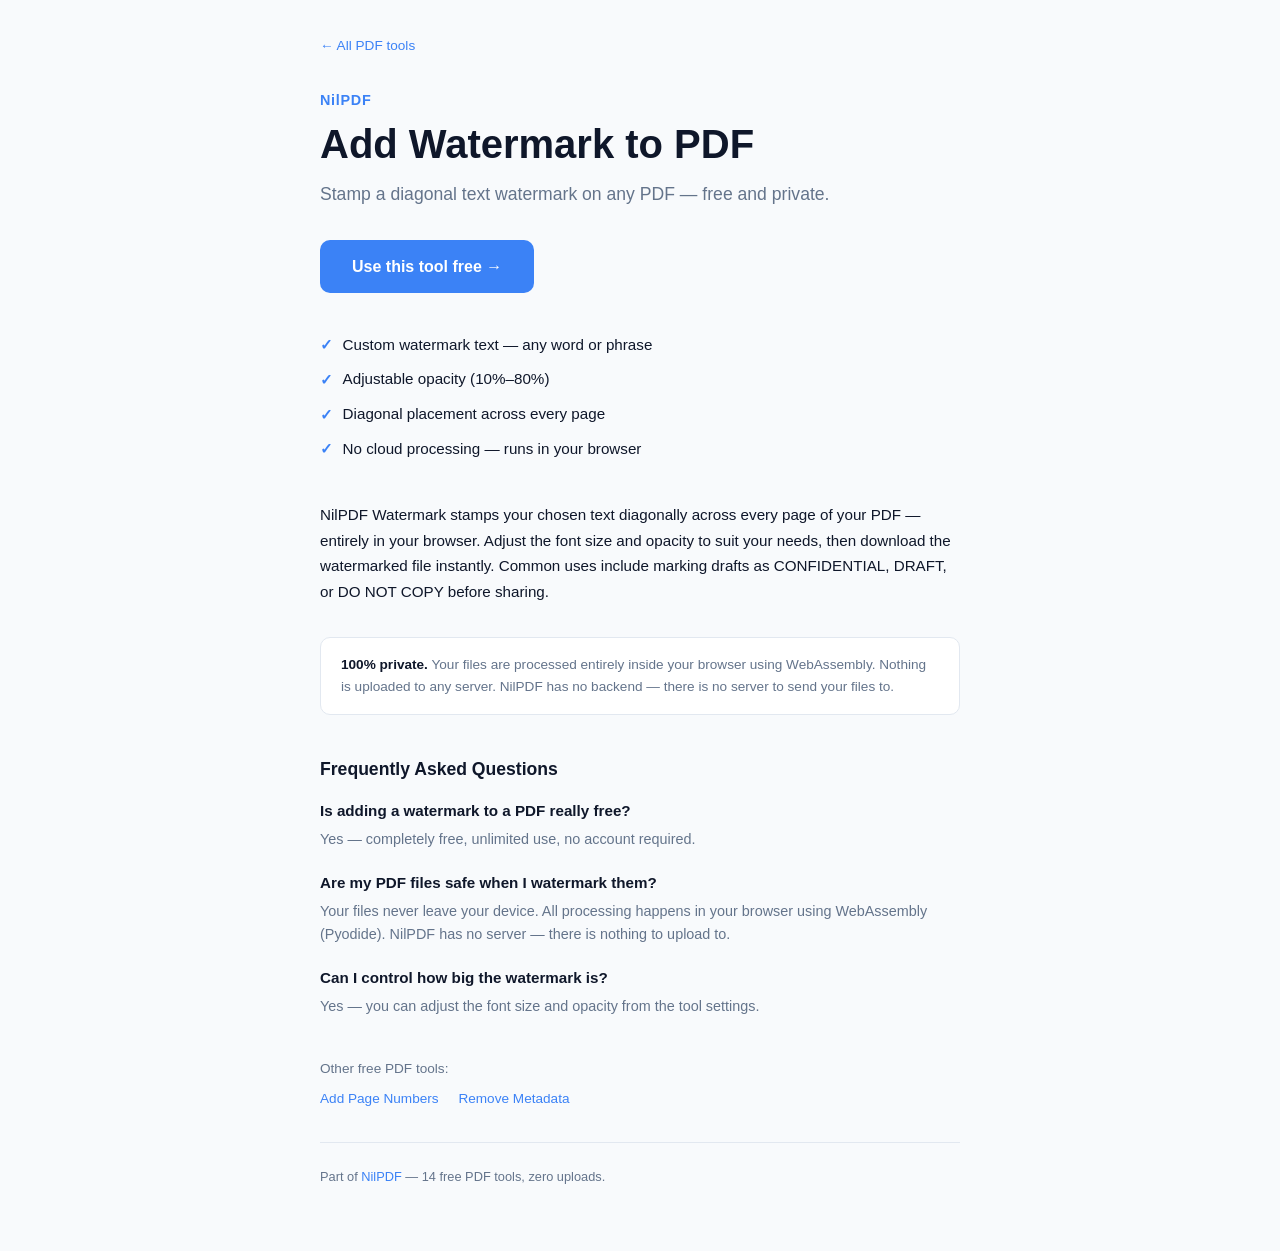
<file: watermark-pdf/index.html>
<!DOCTYPE html>
<html lang="en">
<head>
    <!-- Google tag (gtag.js) -->
    <script async src="https://www.googletagmanager.com/gtag/js?id=G-GH395FJ43L"></script>
    <script>
      window.dataLayer = window.dataLayer || [];
      function gtag(){dataLayer.push(arguments);}
      gtag('js', new Date());
      gtag('config', 'G-GH395FJ43L');
    </script>
    <meta charset="UTF-8">
    <meta name="viewport" content="width=device-width, initial-scale=1.0">
    <title>Add Watermark to PDF Free Online — NilPDF</title>
    <meta name="description" content="Free online PDF watermark tool. Add CONFIDENTIAL, DRAFT, or any custom text. No uploads — runs in your browser.">
    <meta name="keywords" content="watermark pdf, add watermark to pdf, pdf watermark online, stamp pdf">
    <link rel="canonical" href="https://nilpdf.com/watermark-pdf/">
    <meta property="og:title" content="Add Watermark to PDF — NilPDF">
    <meta property="og:description" content="Free online PDF watermark tool. Add CONFIDENTIAL, DRAFT, or any custom text. No uploads — runs in your browser.">
    <meta property="og:type" content="website">
    <meta property="og:url" content="https://nilpdf.com/watermark-pdf/">
    <meta property="og:image" content="https://nilpdf.com/assets/og-image.png">
    <meta name="twitter:card" content="summary_large_image">
    <meta name="twitter:title" content="Add Watermark to PDF — NilPDF">
    <meta name="twitter:image" content="https://nilpdf.com/assets/og-image.png">
    <link rel="icon" href="https://nilpdf.com/assets/icon.svg" type="image/svg+xml">
    <script type="application/ld+json">
    {
      "@context": "https://schema.org",
      "@type": "HowTo",
      "name": "How to add a watermark to a PDF",
      "description": "Free online PDF watermark tool. Add CONFIDENTIAL, DRAFT, or any custom text. No uploads — runs in your browser.",
      "tool": {"@type": "HowToTool", "name": "NilPDF"},
      "step": [
      {
            "@type": "HowToStep",
            "position": 1,
            "name": "Open NilPDF Watermark",
            "text": "Visit nilpdf.com and select the Watermark tool."
      },
      {
            "@type": "HowToStep",
            "position": 2,
            "name": "Upload your PDF",
            "text": "Drop your PDF or click Browse."
      },
      {
            "@type": "HowToStep",
            "position": 3,
            "name": "Enter text",
            "text": "Type your watermark text (e.g. CONFIDENTIAL) and set opacity."
      },
      {
            "@type": "HowToStep",
            "position": 4,
            "name": "Apply",
            "text": "Click \"Apply Watermark\" — your watermarked PDF downloads."
      }
]
    }
    </script>
    <script type="application/ld+json">
    {
      "@context": "https://schema.org",
      "@type": "FAQPage",
      "mainEntity": [
        {
          "@type": "Question",
          "name": "Is adding a watermark to a PDF really free?",
          "acceptedAnswer": {"@type": "Answer", "text": "Yes — completely free, unlimited use, no account required."}
        },
        {
          "@type": "Question",
          "name": "Are my PDF files safe when I watermark them?",
          "acceptedAnswer": {"@type": "Answer", "text": "Yes. Your files never leave your device. Everything runs in your browser using WebAssembly. NilPDF has no backend server."}
        },
        {
          "@type": "Question",
          "name": "Can I control how big the watermark is?",
          "acceptedAnswer": {"@type": "Answer", "text": "Yes — you can adjust the font size and opacity from the tool settings."}
        }
      ]
    }
    </script>
    <style>
        *, *::before, *::after { box-sizing: border-box; margin: 0; padding: 0; }
        :root {
            --bg: #f8fafc; --card: #ffffff; --text: #0f172a; --muted: #64748b;
            --accent: #3b82f6; --border: #e2e8f0; --radius: 10px;
        }
        @media (prefers-color-scheme: dark) {
            :root { --bg: #0f172a; --card: #1e293b; --text: #f8fafc; --muted: #94a3b8; --border: #334155; }
        }
        body { font-family: -apple-system, BlinkMacSystemFont, "Segoe UI", sans-serif;
                background: var(--bg); color: var(--text); line-height: 1.6; }
        .container { max-width: 680px; margin: 0 auto; padding: 2rem 1.25rem 4rem; }
        .back { font-size: 0.85rem; color: var(--accent); text-decoration: none; display: inline-block; margin-bottom: 2rem; }
        .back:hover { text-decoration: underline; }
        .brand { font-size: 0.9rem; font-weight: 700; color: var(--accent); letter-spacing: 0.05em;
                  text-decoration: none; display: block; margin-bottom: 0.5rem; }
        h1 { font-size: clamp(1.75rem, 5vw, 2.5rem); font-weight: 800; line-height: 1.2; margin-bottom: 0.75rem; }
        .tagline { font-size: 1.1rem; color: var(--muted); margin-bottom: 2rem; }
        .cta { display: inline-block; background: var(--accent); color: #fff; font-weight: 700;
                font-size: 1rem; padding: 0.85rem 2rem; border-radius: var(--radius);
                text-decoration: none; margin-bottom: 2.5rem; transition: opacity 0.15s; }
        .cta:hover { opacity: 0.88; }
        .bullets { list-style: none; display: grid; gap: 0.6rem; margin-bottom: 2.5rem; }
        .bullets li { display: flex; align-items: flex-start; gap: 0.6rem; font-size: 0.95rem; }
        .bullets li::before { content: "✓"; color: var(--accent); font-weight: 700; flex-shrink: 0; margin-top: 0.05em; }
        .privacy-strip { background: var(--card); border: 1px solid var(--border); border-radius: var(--radius);
                          padding: 1rem 1.25rem; font-size: 0.85rem; color: var(--muted); margin-bottom: 2.5rem; }
        .privacy-strip strong { color: var(--text); }
        footer { font-size: 0.8rem; color: var(--muted); border-top: 1px solid var(--border); padding-top: 1.5rem; }
        footer a { color: var(--accent); text-decoration: none; }
        .body-text { font-size: 0.95rem; color: var(--text); margin-bottom: 2rem; line-height: 1.7; }
        .faq { margin-bottom: 2.5rem; }
        .faq h2 { font-size: 1.1rem; font-weight: 700; margin-bottom: 1rem; }
        .faq-item { margin-bottom: 1.25rem; }
        .faq-item h3 { font-size: 0.95rem; font-weight: 600; margin-bottom: 0.3rem; }
        .faq-item p { font-size: 0.9rem; color: var(--muted); line-height: 1.6; }
        .related-tools { margin-bottom: 2rem; font-size: 0.85rem; }
        .related-tools p { color: var(--muted); margin-bottom: 0.5rem; }
        .related-tools a { color: var(--accent); text-decoration: none; margin-right: 1rem; }
        .related-tools a:hover { text-decoration: underline; }
    </style>
</head>
<body>
    <div class="container">
        <a class="back" href="https://nilpdf.com/">← All PDF tools</a>
        <a class="brand" href="https://nilpdf.com/">NilPDF</a>
        <h1>Add Watermark to PDF</h1>
        <p class="tagline">Stamp a diagonal text watermark on any PDF — free and private.</p>
        <a class="cta" href="https://nilpdf.com/#watermark">Use this tool free →</a>
        <ul class="bullets">
            <li>Custom watermark text — any word or phrase</li>
            <li>Adjustable opacity (10%–80%)</li>
            <li>Diagonal placement across every page</li>
            <li>No cloud processing — runs in your browser</li>
        </ul>
        <p class="body-text">NilPDF Watermark stamps your chosen text diagonally across every page of your PDF — entirely in your browser. Adjust the font size and opacity to suit your needs, then download the watermarked file instantly. Common uses include marking drafts as CONFIDENTIAL, DRAFT, or DO NOT COPY before sharing.</p>
        <div class="privacy-strip">
            <strong>100% private.</strong> Your files are processed entirely inside your browser using WebAssembly.
            Nothing is uploaded to any server. NilPDF has no backend — there is no server to send your files to.
        </div>
        <section class="faq">
            <h2>Frequently Asked Questions</h2>
            <div class="faq-item">
                <h3>Is adding a watermark to a PDF really free?</h3>
                <p>Yes — completely free, unlimited use, no account required.</p>
            </div>
            <div class="faq-item">
                <h3>Are my PDF files safe when I watermark them?</h3>
                <p>Your files never leave your device. All processing happens in your browser using WebAssembly (Pyodide). NilPDF has no server — there is nothing to upload to.</p>
            </div>
            <div class="faq-item">
                <h3>Can I control how big the watermark is?</h3>
                <p>Yes — you can adjust the font size and opacity from the tool settings.</p>
            </div>
        </section>
        <nav class="related-tools">
            <p>Other free PDF tools:</p>
            <a href="https://nilpdf.com/add-page-numbers-pdf/">Add Page Numbers</a>
            <a href="https://nilpdf.com/remove-pdf-metadata/">Remove Metadata</a>
        </nav>
        <footer>
            <p>Part of <a href="https://nilpdf.com/">NilPDF</a> — 14 free PDF tools, zero uploads.</p>
        </footer>
    </div>
</body>
</html>
</file>
